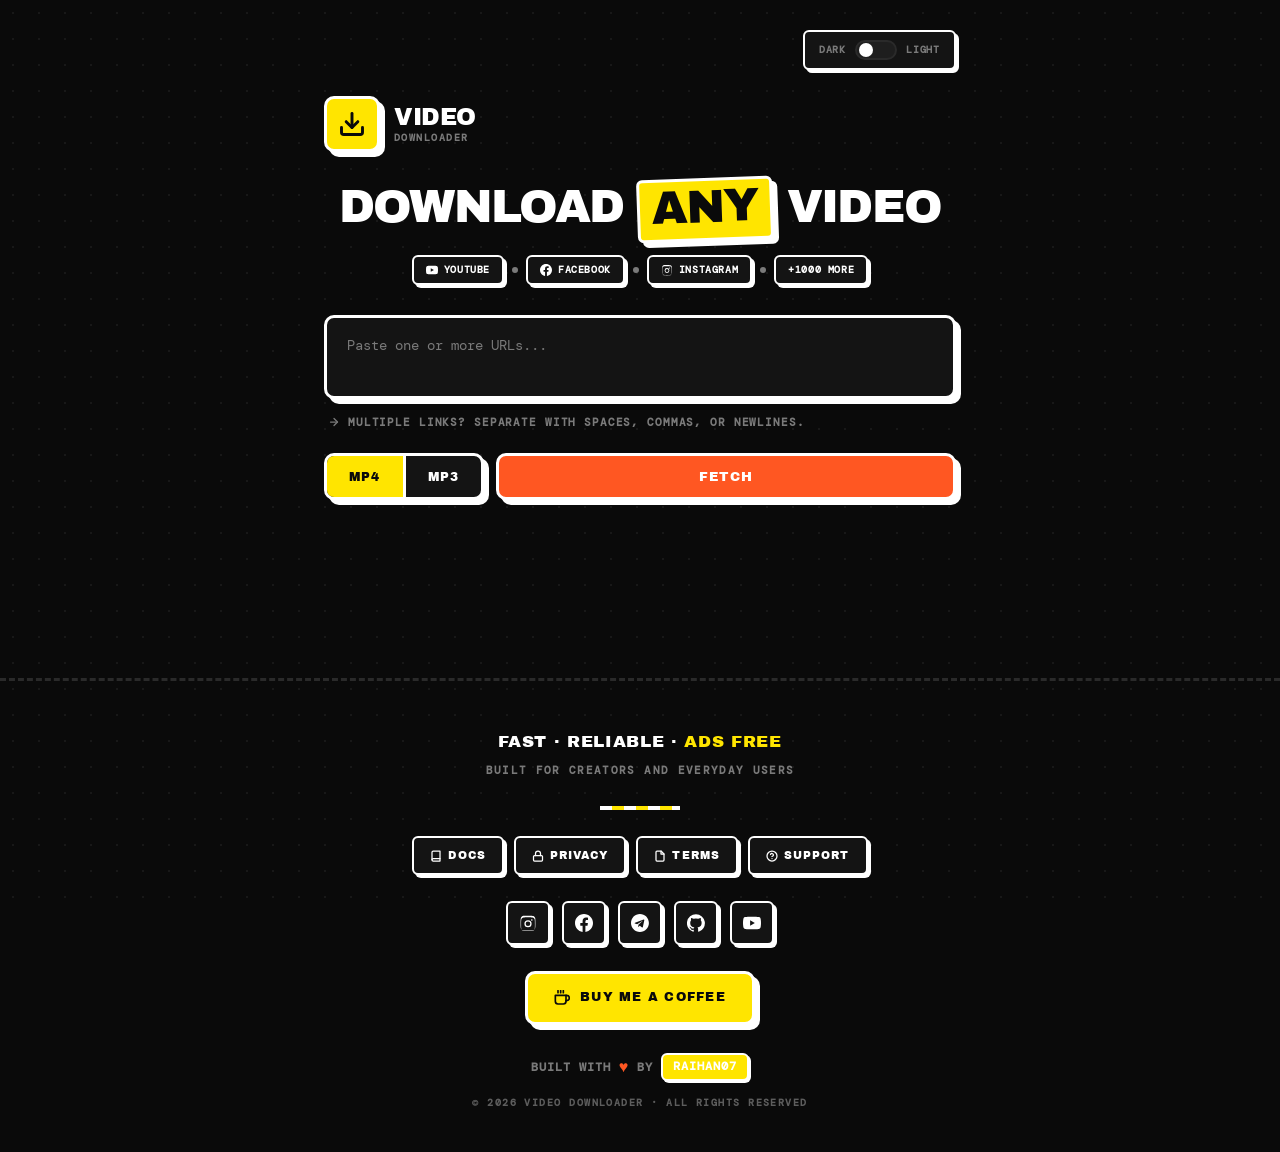
<file: templates/index.html>
<!DOCTYPE html>
<html lang="en">
<head>
  <meta charset="UTF-8">
  <meta name="viewport" content="width=device-width, initial-scale=1.0">
  <title>Video Downloader · Ads Free Media Downloader</title>
  <link rel="icon" type="image/png" href="/static/downloader.png">
  <link rel="apple-touch-icon" href="/static/downloader.png">
  <meta property="og:title" content="Video Downloader - Ads Free Media Downloader">
  <meta property="og:description" content="Download videos from YouTube, Facebook, Instagram and 1000+ platforms for free.">
  <meta property="og:type" content="website">
  <meta name="twitter:card" content="summary_large_image">
  <meta name="twitter:title" content="Video Downloader - Ads Free Media Downloader">
  <meta name="twitter:description" content="Download videos from any platform for free.">
  <link rel="preconnect" href="https://fonts.googleapis.com">
  <link rel="preconnect" href="https://fonts.gstatic.com" crossorigin>
  <link href="https://fonts.googleapis.com/css2?family=Archivo+Black&family=DM+Mono:wght@400;500;700&display=swap" rel="stylesheet">
  <style>
    :root {
      --bg: #0A0A0A;
      --paper: #141414;
      --ink: #FFFFFF;
      --muted: #7A7A7A;
      --soft: #1E1E1E;
      --border: #2A2A2A;
      --accent: #FFE500;
      --accent-2: #FF5722;
      --cyan: #00E5FF;
      --lime: #B4FF3A;
      --pink: #FF5C8A;
      --purple: #B78AFF;
      --success: #4ADE80;
      --error: #FF3B30;

      --b: 3px solid var(--ink);
      --b2: 2px solid var(--ink);
      --b3: 3px solid var(--border);

      --sh-sm: 3px 3px 0 var(--ink);
      --sh: 5px 5px 0 var(--ink);
      --sh-lg: 7px 7px 0 var(--ink);

      --r-sm: 6px;
      --r: 10px;
      --r-lg: 14px;
    }

    [data-theme="light"] {
      --bg: #FFF8E7;
      --paper: #FFFFFF;
      --ink: #0A0A0A;
      --muted: #6A6A6A;
      --soft: #F5EFE0;
      --border: #0A0A0A;
      --accent: #FFE500;
      --accent-2: #FF5722;
    }

    * { margin: 0; padding: 0; box-sizing: border-box; }

    html { scroll-behavior: smooth; }

    body {
      font-family: 'DM Mono', monospace;
      background: var(--bg);
      color: var(--ink);
      min-height: 100vh;
      overflow-x: hidden;
      -webkit-font-smoothing: antialiased;
      -moz-osx-font-smoothing: grayscale;
      font-size: 15px;
      line-height: 1.6;
      transition: background 0.3s, color 0.3s;
    }

    body::before {
      content: '';
      position: fixed;
      inset: 0;
      z-index: 0;
      pointer-events: none;
      background-image: radial-gradient(var(--ink) 1px, transparent 1px);
      background-size: 26px 26px;
      opacity: 0.06;
    }

    ::selection { background: var(--accent); color: var(--bg); }

    ::-webkit-scrollbar { width: 14px; height: 14px; }
    ::-webkit-scrollbar-track {
      background: var(--bg);
      border-left: 2px solid var(--border);
    }
    ::-webkit-scrollbar-thumb {
      background: var(--ink);
      border: 3px solid var(--bg);
      border-radius: 0;
    }
    ::-webkit-scrollbar-thumb:hover { background: var(--accent); }

    .page {
      position: relative;
      z-index: 1;
      max-width: 680px;
      margin: 0 auto;
      padding: 30px 24px 60px;
    }

    .top-bar {
      display: flex;
      justify-content: flex-end;
      align-items: center;
      gap: 14px;
      margin-bottom: 26px;
    }

    .ui-switch {
      display: flex;
      align-items: center;
      gap: 9px;
      padding: 8px 14px;
      border: var(--b2);
      border-radius: var(--r-sm);
      background: var(--paper);
      box-shadow: var(--sh-sm);
    }
    .ui-switch input { display: none; }
    .ui-switch .slider {
      width: 42px;
      height: 20px;
      background: var(--soft);
      border: 2px solid var(--border);
      border-radius: 999px;
      position: relative;
      cursor: pointer;
      transition: background 0.25s;
    }
    .ui-switch .slider .circle {
      position: absolute;
      top: 50%;
      left: 2px;
      transform: translateY(-50%);
      width: 14px;
      height: 14px;
      background: var(--ink);
      border-radius: 50%;
      transition: left 0.2s cubic-bezier(.4,0,.2,1), background 0.25s;
    }
    .ui-switch input:checked + .slider .circle {
      left: calc(100% - 18px);
      background: var(--accent);
    }
    .ui-switch .label-text {
      font-family: 'DM Mono', monospace;
      font-size: 10px;
      font-weight: 700;
      letter-spacing: 0.08em;
      text-transform: uppercase;
      color: var(--muted);
    }
    .ui-switch input:checked ~ .label-text { color: var(--ink); }

    .brand-left {
      display: flex;
      align-items: center;
      gap: 14px;
      margin-bottom: 26px;
    }

    .brand-icon {
      width: 56px;
      height: 56px;
      display: grid;
      place-items: center;
      background: var(--accent);
      border: var(--b);
      border-radius: var(--r);
      box-shadow: var(--sh);
      color: var(--bg);
      flex-shrink: 0;
    }
    .brand-icon svg {
      width: 28px;
      height: 28px;
      stroke: currentColor;
      stroke-width: 2.5;
      fill: none;
    }

    .brand-text {
      font-family: 'Archivo Black', sans-serif;
      font-size: 1.5rem;
      line-height: 1;
      text-transform: uppercase;
      letter-spacing: -0.02em;
      color: var(--ink);
    }
    .brand-text span {
      display: block;
      font-family: 'DM Mono', monospace;
      font-size: 0.65rem;
      font-weight: 700;
      letter-spacing: 0.14em;
      color: var(--muted);
      margin-top: 4px;
    }

    .hero-center {
      text-align: center;
      margin-bottom: 30px;
    }
    .hero-center h1 {
      font-family: 'Archivo Black', sans-serif;
      font-size: clamp(2rem, 8vw, 2.9rem);
      font-weight: 400;
      line-height: 1.05;
      letter-spacing: -0.035em;
      text-transform: uppercase;
      color: var(--ink);
      margin-bottom: 14px;
    }
    .hero-center h1 em {
      font-style: normal;
      display: inline-block;
      padding: 2px 12px 6px;
      background: var(--accent);
      color: var(--bg);
      border: var(--b);
      border-radius: var(--r-sm);
      box-shadow: var(--sh);
      transform: rotate(-2deg);
    }

    .hero-sub {
      display: flex;
      align-items: center;
      justify-content: center;
      gap: 8px;
      flex-wrap: wrap;
      font-size: 0.75rem;
      font-weight: 700;
      letter-spacing: 0.08em;
      text-transform: uppercase;
      color: var(--muted);
    }
    .platform-badge {
      display: inline-flex;
      align-items: center;
      gap: 6px;
      padding: 5px 12px;
      border: var(--b2);
      border-radius: var(--r-sm);
      background: var(--paper);
      font-family: 'DM Mono', monospace;
      font-size: 10px;
      font-weight: 700;
      letter-spacing: 0.06em;
      color: var(--ink);
      box-shadow: var(--sh-sm);
    }
    .platform-badge svg {
      width: 12px;
      height: 12px;
      fill: currentColor;
    }
    .hero-sub .dot {
      width: 6px;
      height: 6px;
      background: var(--muted);
      border-radius: 50%;
    }

    textarea {
      width: 100%;
      padding: 18px 20px;
      border: var(--b);
      border-radius: var(--r);
      background: var(--paper);
      color: var(--ink);
      font-family: 'DM Mono', monospace;
      font-size: 0.9rem;
      font-weight: 500;
      outline: none;
      resize: none;
      min-height: 84px;
      box-shadow: var(--sh);
      transition: transform 0.12s cubic-bezier(.2,.9,.2,1),
                  box-shadow 0.12s cubic-bezier(.2,.9,.2,1),
                  background 0.12s;
      margin-bottom: 8px;
    }
    textarea::placeholder {
      color: var(--muted);
      font-weight: 400;
    }
    textarea:focus {
      box-shadow: 5px 5px 0 var(--accent-2);
    }

    .hint {
      display: flex;
      align-items: center;
      gap: 8px;
      font-size: 0.68rem;
      font-weight: 700;
      color: var(--muted);
      margin-bottom: 22px;
      letter-spacing: 0.08em;
      text-transform: uppercase;
      padding-left: 4px;
    }
    .hint svg {
      width: 12px;
      height: 12px;
      stroke: currentColor;
      stroke-width: 2.5;
      fill: none;
    }

    .controls {
      display: flex;
      gap: 12px;
      margin-bottom: 6px;
      align-items: stretch;
    }

    .pill-group {
      display: flex;
      border: var(--b);
      border-radius: var(--r);
      overflow: hidden;
      background: var(--paper);
      box-shadow: var(--sh);
    }

    .pill {
      padding: 13px 22px;
      border: none;
      border-right: var(--b);
      background: transparent;
      color: var(--ink);
      font-family: 'Archivo Black', sans-serif;
      font-size: 0.76rem;
      font-weight: 400;
      cursor: pointer;
      letter-spacing: 0.1em;
      text-transform: uppercase;
      transition: background 0.12s, color 0.12s;
    }
    .pill:last-child { border-right: none; }
    .pill.active { background: var(--accent); color: var(--bg); }
    .pill:not(.active):hover { background: var(--soft); }

    .fetch-btn {
      flex: 1;
      padding: 13px 22px;
      border: var(--b);
      border-radius: var(--r);
      background: var(--accent-2);
      color: var(--ink);
      font-family: 'Archivo Black', sans-serif;
      font-size: 0.82rem;
      font-weight: 400;
      cursor: pointer;
      letter-spacing: 0.1em;
      text-transform: uppercase;
      box-shadow: var(--sh);
      transition: transform 0.12s cubic-bezier(.2,.9,.2,1),
                  box-shadow 0.12s cubic-bezier(.2,.9,.2,1),
                  background 0.12s;
    }
    .fetch-btn:hover {
      background: #FF7A45;
      transform: translate(2px, 2px);
      box-shadow: 3px 3px 0 var(--ink);
    }
    .fetch-btn:active {
      transform: translate(5px, 5px);
      box-shadow: 0 0 0 var(--ink);
    }
    .fetch-btn:disabled {
      opacity: 0.55;
      cursor: not-allowed;
      transform: none;
      box-shadow: var(--sh);
    }

    .cards { margin-top: 28px; }

    .result-card {
      border: var(--b);
      border-radius: var(--r-lg);
      background: var(--paper);
      padding: 18px;
      margin-bottom: 16px;
      box-shadow: var(--sh-lg);
      transition: transform 0.14s cubic-bezier(.2,.9,.2,1),
                  box-shadow 0.14s cubic-bezier(.2,.9,.2,1);
      animation: slideUp 0.4s cubic-bezier(0.16, 1, 0.3, 1);
    }
    .result-card:hover {
      transform: translate(2px, 2px);
      box-shadow: 5px 5px 0 var(--ink);
    }
    @keyframes slideUp {
      from { opacity: 0; transform: translateY(14px); }
      to   { opacity: 1; transform: translateY(0); }
    }

    .result-card .top {
      display: flex;
      gap: 14px;
    }

    .result-card .thumb {
      width: 130px;
      min-width: 130px;
      height: 90px;
      border-radius: var(--r-sm);
      border: var(--b2);
      background: var(--soft);
      overflow: hidden;
      display: flex;
      align-items: center;
      justify-content: center;
      flex-shrink: 0;
    }
    .result-card .thumb img {
      width: 100%;
      height: 100%;
      object-fit: cover;
      display: block;
    }
    .result-card .thumb .no-thumb {
      color: var(--muted);
    }
    .result-card .thumb .no-thumb svg {
      width: 34px;
      height: 34px;
      stroke: currentColor;
      stroke-width: 2.5;
      fill: none;
    }

    .result-card .info {
      flex: 1;
      min-width: 0;
      display: flex;
      flex-direction: column;
      justify-content: center;
    }
    .result-card .title {
      font-family: 'Archivo Black', sans-serif;
      font-size: 0.98rem;
      font-weight: 400;
      color: var(--ink);
      margin-bottom: 8px;
      overflow: hidden;
      text-overflow: ellipsis;
      white-space: nowrap;
      letter-spacing: -0.01em;
      line-height: 1.2;
    }
    .result-card .meta {
      display: flex;
      gap: 6px;
      flex-wrap: wrap;
    }
    .result-card .meta span {
      display: inline-flex;
      align-items: center;
      gap: 5px;
      padding: 4px 10px;
      background: var(--soft);
      border: 2px solid var(--border);
      border-radius: var(--r-sm);
      font-family: 'DM Mono', monospace;
      font-size: 10px;
      font-weight: 700;
      letter-spacing: 0.06em;
      text-transform: uppercase;
      color: var(--muted);
    }
    .result-card .meta span svg {
      width: 11px;
      height: 11px;
      stroke: currentColor;
      stroke-width: 2.5;
      fill: none;
    }

    .result-card .bottom {
      border-top: var(--b2);
      padding-top: 14px;
      margin-top: 16px;
    }

    .q-label {
      display: flex;
      align-items: center;
      gap: 8px;
      margin-bottom: 12px;
      font-family: 'DM Mono', monospace;
      font-size: 10.5px;
      font-weight: 700;
      letter-spacing: 0.12em;
      text-transform: uppercase;
      color: var(--muted);
    }
    .q-label svg {
      width: 13px;
      height: 13px;
      stroke: currentColor;
      stroke-width: 2.5;
      fill: none;
    }

    .q-grid {
      display: grid;
      grid-template-columns: 1fr 1fr;
      gap: 8px;
    }

    .q-item {
      display: flex;
      align-items: center;
      justify-content: space-between;
      gap: 8px;
      padding: 10px 12px;
      border: var(--b2);
      border-radius: var(--r-sm);
      background: var(--paper);
      cursor: pointer;
      box-shadow: var(--sh-sm);
      transition: transform 0.1s cubic-bezier(.2,.9,.2,1),
                  box-shadow 0.1s cubic-bezier(.2,.9,.2,1),
                  background 0.12s, border-color 0.12s;
      min-height: 48px;
      position: relative;
    }
    .q-item:hover {
      background: var(--soft);
      transform: translate(1px, 1px);
      box-shadow: 2px 2px 0 var(--ink);
    }
    .q-item.active {
      background: var(--accent);
      color: var(--bg);
    }
    .q-item.active .quality,
    .q-item.active .size,
    .q-item.active .icon svg { color: var(--bg); }

    .q-item .left {
      display: flex;
      align-items: center;
      gap: 8px;
      min-width: 0;
      flex: 1;
    }
    .q-item .icon {
      display: flex;
      align-items: center;
      flex-shrink: 0;
    }
    .q-item .icon svg {
      width: 14px;
      height: 14px;
      stroke: currentColor;
      stroke-width: 2.5;
      fill: none;
      color: var(--muted);
      transition: color 0.12s;
    }
    .q-item .quality {
      font-family: 'Archivo Black', sans-serif;
      font-size: 0.72rem;
      font-weight: 400;
      letter-spacing: 0.04em;
      text-transform: uppercase;
      color: var(--ink);
      overflow: hidden;
      text-overflow: ellipsis;
      white-space: nowrap;
    }
    .q-item .size {
      font-family: 'DM Mono', monospace;
      font-size: 10px;
      font-weight: 700;
      color: var(--muted);
      flex-shrink: 0;
    }

    .q-item .ring-container {
      position: relative;
      width: 22px;
      height: 22px;
      display: flex;
      align-items: center;
      justify-content: center;
      flex-shrink: 0;
    }
    .q-item .ring-container svg {
      position: absolute;
      inset: 0;
      width: 22px;
      height: 22px;
      transform: rotate(-90deg);
      color: var(--ink);
    }
    .q-item .ring-bg {
      fill: none;
      stroke: var(--border);
      stroke-width: 2.5;
    }
    .q-item .ring-progress {
      fill: none;
      stroke: var(--ink);
      stroke-width: 2.5;
      stroke-linecap: round;
      stroke-dasharray: 62.8;
      stroke-dashoffset: 62.8;
      transition: stroke-dashoffset 0.5s ease, stroke 0.2s;
    }
    .q-item .ring-progress.done { stroke: var(--success); }
    .q-item .ring-progress.error { stroke: var(--error); }
    .q-item .dl-icon {
      display: flex;
      align-items: center;
      justify-content: center;
      z-index: 1;
      color: var(--ink);
    }
    .q-item .dl-icon svg {
      width: 11px;
      height: 11px;
      stroke: currentColor;
      stroke-width: 3;
      fill: none;
    }
    .q-item.downloading .ring-progress {
      stroke-dashoffset: 12;
      animation: ringPulse 1s ease-in-out infinite;
    }
    @keyframes ringPulse {
      0%, 100% { opacity: 0.7; }
      50% { opacity: 1; }
    }
    .q-item.done {
      border-color: var(--success);
      background: rgba(74, 222, 128, 0.08);
    }
    .q-item.done .ring-progress {
      stroke-dashoffset: 0;
      stroke: var(--success);
    }
    .q-item.done .dl-icon svg { stroke: var(--success); }
    .q-item.error {
      border-color: var(--error);
      background: rgba(255, 59, 48, 0.08);
    }
    .q-item.error .ring-progress {
      stroke-dashoffset: 25;
      stroke: var(--error);
    }
    .q-item.error .dl-icon svg { stroke: var(--error); }

    .result-card.card-error {
      border-color: var(--error);
      background: rgba(255, 59, 48, 0.03);
    }
    .result-card.card-error .thumb {
      background: var(--error);
      border-color: var(--error);
      color: var(--paper);
    }
    .result-card .card-error-msg {
      font-family: 'DM Mono', monospace;
      font-size: 11.5px;
      font-weight: 700;
      color: var(--error);
      margin-top: 4px;
      line-height: 1.4;
      text-transform: uppercase;
      letter-spacing: 0.03em;
    }
    .result-card .card-error-url {
      font-family: 'DM Mono', monospace;
      font-size: 10px;
      color: var(--muted);
      word-break: break-all;
      margin-top: 6px;
    }

    .sk-thumb {
      background: repeating-linear-gradient(
        -45deg,
        #1A1A1A 0, #1A1A1A 10px,
        #2A2A2A 10px, #2A2A2A 20px
      );
      background-size: 32px 32px;
      animation: stripeSlide 0.8s linear infinite;
    }
    .sk-line {
      height: 14px;
      border-radius: 4px;
      margin-bottom: 8px;
      background: repeating-linear-gradient(
        -45deg,
        #1A1A1A 0, #1A1A1A 10px,
        #2A2A2A 10px, #2A2A2A 20px
      );
      background-size: 32px 32px;
      animation: stripeSlide 0.8s linear infinite;
    }
    .sk-line.w70 { width: 70%; }
    .sk-line.w40 { width: 40%; height: 12px; }
    @keyframes stripeSlide {
      to { background-position: 32px 0; }
    }

    .dl-all-bar {
      margin-top: 20px;
    }
    .dl-all-btn {
      width: 100%;
      padding: 16px;
      border: var(--b);
      border-radius: var(--r);
      background: var(--ink);
      color: var(--bg);
      font-family: 'Archivo Black', sans-serif;
      font-size: 0.88rem;
      font-weight: 400;
      cursor: pointer;
      letter-spacing: 0.12em;
      text-transform: uppercase;
      box-shadow: 5px 5px 0 var(--accent-2);
      transition: transform 0.12s cubic-bezier(.2,.9,.2,1),
                  box-shadow 0.12s cubic-bezier(.2,.9,.2,1);
    }
    .dl-all-btn:hover {
      transform: translate(2px, 2px);
      box-shadow: 3px 3px 0 var(--accent-2);
    }
    .dl-all-btn:active {
      transform: translate(5px, 5px);
      box-shadow: 0 0 0 var(--accent-2);
    }
    .dl-all-btn:disabled {
      opacity: 0.5;
      cursor: not-allowed;
      transform: none;
      box-shadow: 5px 5px 0 var(--accent-2);
    }

    .footer {
      position: relative;
      z-index: 1;
      margin-top: 90px;
      padding: 48px 24px 40px;
      border-top: 3px dashed var(--border);
    }

    .footer-inner {
      max-width: 680px;
      margin: 0 auto;
      text-align: center;
    }

    .footer-tagline {
      font-family: 'Archivo Black', sans-serif;
      font-size: 1.05rem;
      letter-spacing: 0.04em;
      text-transform: uppercase;
      color: var(--ink);
      margin-bottom: 6px;
    }
    .footer-tagline span {
      color: var(--accent);
    }

    .footer-sub {
      font-family: 'DM Mono', monospace;
      font-size: 0.7rem;
      font-weight: 700;
      letter-spacing: 0.12em;
      text-transform: uppercase;
      color: var(--muted);
      margin-bottom: 26px;
    }

    .footer-divider {
      width: 80px;
      height: 4px;
      margin: 0 auto 26px;
      background: repeating-linear-gradient(
        90deg,
        var(--ink) 0, var(--ink) 12px,
        var(--accent) 12px, var(--accent) 24px
      );
      border-radius: 0;
    }

    .footer-links {
      display: flex;
      justify-content: center;
      gap: 10px;
      flex-wrap: wrap;
      margin-bottom: 26px;
    }

    .footer-links a {
      display: inline-flex;
      align-items: center;
      gap: 6px;
      padding: 9px 16px;
      border: var(--b2);
      border-radius: var(--r-sm);
      background: var(--paper);
      color: var(--ink);
      font-family: 'Archivo Black', sans-serif;
      font-size: 0.68rem;
      font-weight: 400;
      letter-spacing: 0.1em;
      text-transform: uppercase;
      text-decoration: none;
      box-shadow: var(--sh-sm);
      cursor: pointer;
      transition: transform 0.1s cubic-bezier(.2,.9,.2,1),
                  box-shadow 0.1s cubic-bezier(.2,.9,.2,1),
                  background 0.12s;
    }
    .footer-links a:hover {
      background: var(--accent);
      color: var(--bg);
      transform: translate(2px, 2px);
      box-shadow: 1px 1px 0 var(--ink);
    }

    .footer-social {
      display: flex;
      justify-content: center;
      gap: 12px;
      flex-wrap: wrap;
      margin-bottom: 26px;
    }

    .footer-social a {
      width: 44px;
      height: 44px;
      display: grid;
      place-items: center;
      border: var(--b2);
      border-radius: var(--r-sm);
      background: var(--paper);
      color: var(--ink);
      text-decoration: none;
      box-shadow: var(--sh-sm);
      transition: transform 0.1s cubic-bezier(.2,.9,.2,1),
                  box-shadow 0.1s cubic-bezier(.2,.9,.2,1),
                  background 0.15s, color 0.15s, border-color 0.15s;
    }
    .footer-social a svg {
      width: 18px;
      height: 18px;
      fill: currentColor;
      stroke: none;
    }
    .footer-social a:hover {
      transform: translate(2px, 2px);
      box-shadow: 1px 1px 0 var(--ink);
    }
    .footer-social .ig:hover { background: #E4405F; color: #FFF; border-color: #E4405F; }
    .footer-social .fb:hover { background: #1877F2; color: #FFF; border-color: #1877F2; }
    .footer-social .tg:hover { background: #26A5E4; color: #FFF; border-color: #26A5E4; }
    .footer-social .gh:hover { background: #FFFFFF; color: #0A0A0A; border-color: #FFFFFF; }
    .footer-social .yt:hover { background: #FF0000; color: #FFF; border-color: #FF0000; }

    .coffee-btn {
      display: inline-flex;
      align-items: center;
      gap: 10px;
      padding: 14px 26px;
      border: var(--b);
      border-radius: var(--r);
      background: var(--accent);
      color: var(--bg);
      font-family: 'Archivo Black', sans-serif;
      font-size: 0.78rem;
      font-weight: 400;
      letter-spacing: 0.1em;
      text-transform: uppercase;
      text-decoration: none;
      box-shadow: 5px 5px 0 var(--ink);
      cursor: pointer;
      transition: transform 0.12s cubic-bezier(.2,.9,.2,1),
                  box-shadow 0.12s cubic-bezier(.2,.9,.2,1),
                  background 0.12s;
      margin-bottom: 28px;
    }
    .coffee-btn svg {
      width: 16px;
      height: 16px;
      stroke: currentColor;
      stroke-width: 2.5;
      fill: none;
    }
    .coffee-btn:hover {
      background: var(--lime);
      transform: translate(2px, 2px);
      box-shadow: 3px 3px 0 var(--ink);
    }
    .coffee-btn:active {
      transform: translate(5px, 5px);
      box-shadow: 0 0 0 var(--ink);
    }

    .footer-heart {
      font-family: 'DM Mono', monospace;
      font-size: 0.75rem;
      font-weight: 700;
      letter-spacing: 0.08em;
      text-transform: uppercase;
      color: var(--muted);
      margin-bottom: 10px;
      display: flex;
      align-items: center;
      justify-content: center;
      gap: 8px;
      flex-wrap: wrap;
    }
    .footer-heart .heart {
      display: inline-block;
      color: var(--accent-2);
      animation: pulseHeart 1.6s ease-in-out infinite;
      font-size: 1rem;
      line-height: 1;
    }
    @keyframes pulseHeart {
      0%, 100% { transform: scale(1); }
      50% { transform: scale(1.25); }
    }
    .footer-heart .name {
      color: var(--ink);
      background: var(--accent);
      padding: 2px 10px 3px;
      border: var(--b2);
      border-radius: var(--r-sm);
      box-shadow: 2px 2px 0 var(--ink);
    }

    .footer-bottom {
      font-family: 'DM Mono', monospace;
      font-size: 0.65rem;
      font-weight: 700;
      letter-spacing: 0.14em;
      text-transform: uppercase;
      color: var(--muted);
      opacity: 0.75;
      margin-top: 14px;
    }

    .modal-overlay {
      display: none;
      position: fixed;
      inset: 0;
      z-index: 1000;
      align-items: center;
      justify-content: center;
      padding: 20px;
      background: rgba(10, 10, 10, 0.85);
      backdrop-filter: blur(14px);
      -webkit-backdrop-filter: blur(14px);
    }
    .modal-overlay.active { display: flex; }

    .modal-box {
      position: relative;
      max-width: 560px;
      width: 100%;
      max-height: 82vh;
      overflow-y: auto;
      padding: 32px 28px;
      background: var(--paper);
      border: var(--b);
      border-radius: var(--r-lg);
      box-shadow: 10px 10px 0 var(--ink);
      animation: modalIn 0.25s cubic-bezier(.2,.9,.2,1);
    }
    @keyframes modalIn {
      from { opacity: 0; transform: translate(-6px, -6px); }
      to   { opacity: 1; transform: none; }
    }

    .modal-title {
      font-family: 'Archivo Black', sans-serif;
      font-size: 1.15rem;
      font-weight: 400;
      text-transform: uppercase;
      letter-spacing: -0.01em;
      color: var(--ink);
      margin-bottom: 6px;
    }
    .modal-sub {
      font-family: 'DM Mono', monospace;
      font-size: 0.7rem;
      font-weight: 700;
      letter-spacing: 0.1em;
      text-transform: uppercase;
      color: var(--muted);
      margin-bottom: 22px;
      padding-bottom: 18px;
      border-bottom: var(--b2);
    }
    .modal-body {
      font-family: 'DM Mono', monospace;
      font-size: 13px;
      line-height: 1.75;
      color: var(--ink);
    }
    .modal-body h4 {
      font-family: 'Archivo Black', sans-serif;
      font-size: 0.85rem;
      font-weight: 400;
      text-transform: uppercase;
      letter-spacing: 0.05em;
      color: var(--ink);
      margin-top: 18px;
      margin-bottom: 6px;
    }
    .modal-body h4:first-child { margin-top: 0; }
    .modal-body p {
      color: var(--muted);
      margin-bottom: 8px;
      font-size: 12.5px;
    }
    .modal-body pre {
      margin: 10px 0;
      padding: 14px 16px;
      background: var(--bg);
      border: var(--b2);
      border-radius: var(--r-sm);
      font-family: 'DM Mono', monospace;
      font-size: 11.5px;
      color: var(--accent);
      overflow-x: auto;
      line-height: 1.6;
    }
    .modal-close {
      margin-top: 24px;
      padding: 12px 26px;
      border: var(--b);
      border-radius: var(--r-sm);
      background: var(--accent);
      color: var(--bg);
      font-family: 'Archivo Black', sans-serif;
      font-size: 0.72rem;
      font-weight: 400;
      letter-spacing: 0.1em;
      text-transform: uppercase;
      cursor: pointer;
      box-shadow: var(--sh-sm);
      transition: transform 0.1s cubic-bezier(.2,.9,.2,1),
                  box-shadow 0.1s cubic-bezier(.2,.9,.2,1),
                  background 0.12s;
    }
    .modal-close:hover {
      background: var(--lime);
      transform: translate(2px, 2px);
      box-shadow: 1px 1px 0 var(--ink);
    }
    .modal-box::-webkit-scrollbar { width: 6px; }
    .modal-box::-webkit-scrollbar-track { background: var(--bg); }
    .modal-box::-webkit-scrollbar-thumb { background: var(--ink); border-radius: 0; }

    @media (max-width: 500px) {
      .page { padding: 20px 16px 40px; }
      .brand-icon { width: 48px; height: 48px; }
      .brand-icon svg { width: 24px; height: 24px; }
      .brand-text { font-size: 1.15rem; }
      .hero-center h1 { font-size: clamp(1.6rem, 7vw, 2.2rem); }
      .controls { flex-wrap: wrap; }
      .fetch-btn { width: 100%; flex: 0 0 100%; }
      .result-card .top { flex-direction: column; gap: 12px; }
      .result-card .thumb { width: 100%; min-width: unset; height: 160px; }
      .result-card .title { white-space: normal; }
      .q-grid { grid-template-columns: 1fr; }
      .footer-social a { width: 40px; height: 40px; }
      .footer-social a svg { width: 16px; height: 16px; }
      .footer { padding: 36px 16px 30px; }
    }

    @media (prefers-reduced-motion: reduce) {
      *, *::before, *::after {
        animation-duration: 0.001ms !important;
        animation-iteration-count: 1 !important;
        transition-duration: 0.001ms !important;
        scroll-behavior: auto !important;
      }
    }
  </style>
</head>
<body>

  <div class="page">

    <div class="top-bar">
      <label class="ui-switch" title="Toggle theme">
        <span class="label-text">Dark</span>
        <input type="checkbox" id="themeToggle" checked>
        <span class="slider"><span class="circle"></span></span>
        <span class="label-text">Light</span>
      </label>
    </div>

    <div class="brand-left">
      <div class="brand-icon">
        <svg viewBox="0 0 24 24" stroke-linecap="round" stroke-linejoin="round"><path d="M21 15v4a2 2 0 0 1-2 2H5a2 2 0 0 1-2-2v-4"/><polyline points="7 10 12 15 17 10"/><line x1="12" y1="15" x2="12" y2="3"/></svg>
      </div>
      <div class="brand-text">
        Video<span>Downloader</span>
      </div>
    </div>

    <div class="hero-center">
      <h1>Download <em>Any</em> Video</h1>
      <div class="hero-sub">
        <span class="platform-badge">
          <svg viewBox="0 0 24 24"><path d="M23.5 6.2a3 3 0 0 0-2.1-2.1C19.5 3.6 12 3.6 12 3.6s-7.5 0-9.4.5A3 3 0 0 0 .5 6.2 31.4 31.4 0 0 0 0 12a31.4 31.4 0 0 0 .5 5.8 3 3 0 0 0 2.1 2.1c1.9.5 9.4.5 9.4.5s7.5 0 9.4-.5a3 3 0 0 0 2.1-2.1A31.4 31.4 0 0 0 24 12a31.4 31.4 0 0 0-.5-5.8zM9.5 15.6V8.4L15.8 12z"/></svg>
          YouTube
        </span>
        <span class="dot"></span>
        <span class="platform-badge">
          <svg viewBox="0 0 24 24"><path d="M24 12.07C24 5.4 18.63 0 12 0S0 5.4 0 12.07C0 18.1 4.39 23.1 10.13 24v-8.44H7.08v-3.49h3.05V9.41c0-3.02 1.79-4.69 4.53-4.69 1.31 0 2.69.24 2.69.24v2.97h-1.52c-1.49 0-1.96.93-1.96 1.89v2.25h3.33l-.53 3.49h-2.8V24C19.61 23.1 24 18.1 24 12.07z"/></svg>
          Facebook
        </span>
        <span class="dot"></span>
        <span class="platform-badge">
          <svg viewBox="0 0 24 24"><path d="M12 2.2c3.2 0 3.6 0 4.9.1 1.2.1 1.8.3 2.2.4.6.2 1 .5 1.4.9.4.4.7.8.9 1.4.2.4.4 1 .4 2.2.1 1.3.1 1.7.1 4.9s0 3.6-.1 4.9c-.1 1.2-.3 1.8-.4 2.2-.2.6-.5 1-.9 1.4-.4.4-.8.7-1.4.9-.4.2-1 .4-2.2.4-1.3.1-1.7.1-4.9.1s-3.6 0-4.9-.1c-1.2-.1-1.8-.3-2.2-.4-.6-.2-1-.5-1.4-.9-.4-.4-.7-.8-.9-1.4-.2-.4-.4-1-.4-2.2C2.2 15.6 2.2 15.2 2.2 12s0-3.6.1-4.9c.1-1.2.3-1.8.4-2.2.2-.6.5-1 .9-1.4.4-.4.8-.7 1.4-.9.4-.2 1-.4 2.2-.4C8.4 2.2 8.8 2.2 12 2.2zm0 2.2c-3.1 0-3.5 0-4.7.1-1.1.1-1.7.2-2.1.4-.5.2-.9.4-1.2.7-.4.4-.6.7-.7 1.2-.2.4-.3 1-.4 2.1-.1 1.2-.1 1.6-.1 4.7s0 3.5.1 4.7c.1 1.1.2 1.7.4 2.1.2.5.4.9.7 1.2.4.4.7.6 1.2.7.4.2 1 .3 2.1.4 1.2.1 1.6.1 4.7.1s3.5 0 4.7-.1c1.1-.1 1.7-.2 2.1-.4.5-.2.9-.4 1.2-.7.4-.4.6-.7.7-1.2.2-.4.3-1 .4-2.1.1-1.2.1-1.6.1-4.7s0-3.5-.1-4.7c-.1-1.1-.2-1.7-.4-2.1-.2-.5-.4-.9-.7-1.2-.4-.4-.7-.6-1.2-.7-.4-.2-1-.3-2.1-.4-1.2-.1-1.6-.1-4.7-.1zm0 3.8a4.8 4.8 0 1 1 0 9.6 4.8 4.8 0 0 1 0-9.6zm0 7.9a3.1 3.1 0 1 0 0-6.2 3.1 3.1 0 0 0 0 6.2zm6.2-8.1a1.1 1.1 0 1 1-2.2 0 1.1 1.1 0 0 1 2.2 0z"/></svg>
          Instagram
        </span>
        <span class="dot"></span>
        <span class="platform-badge">+1000 more</span>
      </div>
    </div>

    <textarea id="urls" placeholder="Paste one or more URLs..." rows="2"></textarea>
    <p class="hint">
      <svg viewBox="0 0 24 24" stroke-linecap="round" stroke-linejoin="round"><path d="M5 12h14"/><path d="m12 5 7 7-7 7"/></svg>
      Multiple links? Separate with spaces, commas, or newlines.
    </p>

    <div class="controls">
      <div class="pill-group">
        <button class="pill active" data-format="video" onclick="setFormat(this)">MP4</button>
        <button class="pill" data-format="audio" onclick="setFormat(this)">MP3</button>
      </div>
      <button class="fetch-btn" id="goBtn" onclick="go()">Fetch</button>
    </div>

    <div id="cards" class="cards"></div>

  </div>

  <footer class="footer">
    <div class="footer-inner">

      <div class="footer-tagline">Fast · Reliable · <span>Ads Free</span></div>
      <div class="footer-sub">Built for creators and everyday users</div>

      <div class="footer-divider"></div>

      <div class="footer-links">
        <a onclick="openModal('docs')">
          <svg viewBox="0 0 24 24" width="12" height="12" fill="none" stroke="currentColor" stroke-width="2.5" stroke-linecap="round" stroke-linejoin="round"><path d="M4 19.5A2.5 2.5 0 0 1 6.5 17H20"/><path d="M6.5 2H20v20H6.5A2.5 2.5 0 0 1 4 19.5v-15A2.5 2.5 0 0 1 6.5 2z"/></svg>
          Docs
        </a>
        <a onclick="openModal('privacy')">
          <svg viewBox="0 0 24 24" width="12" height="12" fill="none" stroke="currentColor" stroke-width="2.5" stroke-linecap="round" stroke-linejoin="round"><rect x="3" y="11" width="18" height="11" rx="2"/><path d="M7 11V7a5 5 0 0 1 10 0v4"/></svg>
          Privacy
        </a>
        <a onclick="openModal('terms')">
          <svg viewBox="0 0 24 24" width="12" height="12" fill="none" stroke="currentColor" stroke-width="2.5" stroke-linecap="round" stroke-linejoin="round"><path d="M14 2H6a2 2 0 0 0-2 2v16a2 2 0 0 0 2 2h12a2 2 0 0 0 2-2V8z"/><polyline points="14 2 14 8 20 8"/></svg>
          Terms
        </a>
        <a onclick="openModal('support')">
          <svg viewBox="0 0 24 24" width="12" height="12" fill="none" stroke="currentColor" stroke-width="2.5" stroke-linecap="round" stroke-linejoin="round"><circle cx="12" cy="12" r="10"/><path d="M9.09 9a3 3 0 0 1 5.83 1c0 2-3 3-3 3"/><path d="M12 17h.01"/></svg>
          Support
        </a>
      </div>

      <div class="footer-social">
        <a href="https://instagram.com/raihan_rifat007" target="_blank" rel="noopener noreferrer" class="ig" aria-label="Instagram">
          <svg viewBox="0 0 24 24"><path d="M12 2.2c3.2 0 3.6 0 4.9.1 1.2.1 1.8.3 2.2.4.6.2 1 .5 1.4.9.4.4.7.8.9 1.4.2.4.4 1 .4 2.2.1 1.3.1 1.7.1 4.9s0 3.6-.1 4.9c-.1 1.2-.3 1.8-.4 2.2-.2.6-.5 1-.9 1.4-.4.4-.8.7-1.4.9-.4.2-1 .4-2.2.4-1.3.1-1.7.1-4.9.1s-3.6 0-4.9-.1c-1.2-.1-1.8-.3-2.2-.4-.6-.2-1-.5-1.4-.9-.4-.4-.7-.8-.9-1.4-.2-.4-.4-1-.4-2.2-.1-1.3-.1-1.7-.1-4.9s0-3.6.1-4.9c.1-1.2.3-1.8.4-2.2.2-.6.5-1 .9-1.4.4-.4.8-.7 1.4-.9.4-.2 1-.4 2.2-.4 1.3-.1 1.7-.1 4.9-.1zm0 2.2c-3.1 0-3.5 0-4.7.1-1.1.1-1.7.2-2.1.4-.5.2-.9.4-1.2.7-.4.4-.6.7-.7 1.2-.2.4-.3 1-.4 2.1-.1 1.2-.1 1.6-.1 4.7s0 3.5.1 4.7c.1 1.1.2 1.7.4 2.1.2.5.4.9.7 1.2.4.4.7.6 1.2.7.4.2 1 .3 2.1.4 1.2.1 1.6.1 4.7.1s3.5 0 4.7-.1c1.1-.1 1.7-.2 2.1-.4.5-.2.9-.4 1.2-.7.4-.4.6-.7.7-1.2.2-.4.3-1 .4-2.1.1-1.2.1-1.6.1-4.7s0-3.5-.1-4.7c-.1-1.1-.2-1.7-.4-2.1-.2-.5-.4-.9-.7-1.2-.4-.4-.7-.6-1.2-.7-.4-.2-1-.3-2.1-.4-1.2-.1-1.6-.1-4.7-.1zm0 3.8a4.8 4.8 0 1 1 0 9.6 4.8 4.8 0 0 1 0-9.6zm0 7.9a3.1 3.1 0 1 0 0-6.2 3.1 3.1 0 0 0 0 6.2zm6.2-8.1a1.1 1.1 0 1 1-2.2 0 1.1 1.1 0 0 1 2.2 0z"/></svg>
        </a>
        <a href="https://facebook.com/raihan_rifat007" target="_blank" rel="noopener noreferrer" class="fb" aria-label="Facebook">
          <svg viewBox="0 0 24 24"><path d="M24 12.07C24 5.4 18.63 0 12 0S0 5.4 0 12.07C0 18.1 4.39 23.1 10.13 24v-8.44H7.08v-3.49h3.05V9.41c0-3.02 1.79-4.69 4.53-4.69 1.31 0 2.69.24 2.69.24v2.97h-1.52c-1.49 0-1.96.93-1.96 1.89v2.25h3.33l-.53 3.49h-2.8V24C19.61 23.1 24 18.1 24 12.07z"/></svg>
        </a>
        <a href="https://t.me/raihan_rifat007" target="_blank" rel="noopener noreferrer" class="tg" aria-label="Telegram">
          <svg viewBox="0 0 24 24"><path d="M11.94 0C5.35 0 0 5.35 0 11.94c0 6.59 5.35 11.94 11.94 11.94 6.59 0 11.94-5.35 11.94-11.94C23.88 5.35 18.53 0 11.94 0zm5.86 8.16l-1.97 9.28c-.15.66-.54.82-1.09.51l-3.02-2.23-1.46 1.4c-.16.16-.3.3-.61.3l.21-3.06 5.55-5.01c.24-.21-.05-.33-.37-.12l-6.86 4.32-2.95-.92c-.64-.2-.65-.64.13-.95l11.53-4.44c.53-.2 1 .13.83 1.02z"/></svg>
        </a>
        <a href="https://github.com/raihan-rifat007" target="_blank" rel="noopener noreferrer" class="gh" aria-label="GitHub">
          <svg viewBox="0 0 24 24"><path d="M12 .3a12 12 0 0 0-3.8 23.4c.6.1.8-.3.8-.6v-2c-3.3.7-4-1.6-4-1.6-.6-1.4-1.4-1.8-1.4-1.8-1-.7.1-.7.1-.7 1.2.1 1.9 1.2 1.9 1.2 1 1.8 2.8 1.3 3.5 1 .1-.8.4-1.3.7-1.6-2.7-.3-5.5-1.3-5.5-6 0-1.3.5-2.4 1.2-3.2-.1-.3-.5-1.5.1-3.2 0 0 1-.3 3.3 1.2a11.5 11.5 0 0 1 6 0c2.3-1.5 3.3-1.2 3.3-1.2.6 1.7.2 2.9.1 3.2.8.8 1.2 1.9 1.2 3.2 0 4.7-2.8 5.7-5.5 6 .4.4.8 1.1.8 2.2v3.3c0 .3.2.7.8.6A12 12 0 0 0 12 .3z"/></svg>
        </a>
        <a href="https://youtube.com" target="_blank" rel="noopener noreferrer" class="yt" aria-label="YouTube">
          <svg viewBox="0 0 24 24"><path d="M23.5 6.2a3 3 0 0 0-2.1-2.1C19.5 3.6 12 3.6 12 3.6s-7.5 0-9.4.5A3 3 0 0 0 .5 6.2 31.4 31.4 0 0 0 0 12a31.4 31.4 0 0 0 .5 5.8 3 3 0 0 0 2.1 2.1c1.9.5 9.4.5 9.4.5s7.5 0 9.4-.5a3 3 0 0 0 2.1-2.1A31.4 31.4 0 0 0 24 12a31.4 31.4 0 0 0-.5-5.8zM9.5 15.6V8.4L15.8 12z"/></svg>
        </a>
      </div>

      <a href="https://ko-fi.com/raihan07" target="_blank" rel="noopener noreferrer" class="coffee-btn">
        <svg viewBox="0 0 24 24" stroke-linecap="round" stroke-linejoin="round"><path d="M18 8h1a4 4 0 0 1 0 8h-1"/><path d="M2 8h16v9a4 4 0 0 1-4 4H6a4 4 0 0 1-4-4V8z"/><line x1="6" y1="1" x2="6" y2="4"/><line x1="10" y1="1" x2="10" y2="4"/><line x1="14" y1="1" x2="14" y2="4"/></svg>
        Buy me a coffee
      </a>

      <div class="footer-heart">
        Built with
        <span class="heart">&hearts;</span>
        by
        <span class="name">raihan07</span>
      </div>

      <div class="footer-bottom">&copy; 2026 Video Downloader · All rights reserved</div>

    </div>
  </footer>

  <div class="modal-overlay" id="modalOverlay" onclick="closeModal(event)">
    <div class="modal-box" id="modalBox">
      <div id="modalContent"></div>
    </div>
  </div>

  <script>
    const toggleCheckbox = document.getElementById('themeToggle');

    function toggleTheme() {
      const isLight = toggleCheckbox.checked;
      document.documentElement.setAttribute('data-theme', isLight ? 'light' : 'dark');
      localStorage.setItem('theme', isLight ? 'light' : 'dark');
    }

    toggleCheckbox.addEventListener('change', toggleTheme);

    (function loadTheme() {
      const saved = localStorage.getItem('theme');
      if (saved === 'light') {
        toggleCheckbox.checked = true;
        document.documentElement.setAttribute('data-theme', 'light');
      } else {
        toggleCheckbox.checked = false;
        document.documentElement.setAttribute('data-theme', 'dark');
      }
    })();

    function openModal(type) {
      const overlay = document.getElementById('modalOverlay');
      const content = document.getElementById('modalContent');
      overlay.classList.add('active');

      const data = {
        docs: {
          title: 'API Documentation',
          sub: 'Video Downloader REST API',
          body: `
            <h4>POST /api/info</h4>
            <p>Fetch video metadata and available formats.</p>
            <pre>{ "title": "Video Title", "duration": 212, "uploader": "Channel", "formats": [ { "id": "137", "label": "1080p" } ] }</pre>
            <h4>POST /api/download</h4>
            <p>Start a download job. Returns a <code>job_id</code> for tracking.</p>
            <pre>{ "job_id": "a1b2c3d4e5" }</pre>
            <h4>GET /api/status/:job_id</h4>
            <p>Poll the job state. Possible values: <code>downloading</code>, <code>done</code>, <code>error</code>.</p>
            <h4>GET /api/file/:job_id</h4>
            <p>Stream the completed file as an attachment.</p>
          `
        },
        privacy: {
          title: 'Privacy Policy',
          sub: 'Your data is safe with us',
          body: `
            <h4>Data Collection</h4>
            <p>We do not collect, store, or share any personal data. All downloads are processed in real-time and no logs are kept.</p>
            <h4>Cookies</h4>
            <p>We only use essential local storage for the theme preference. No tracking or analytics cookies are used.</p>
            <h4>Third-Party Sharing</h4>
            <p>No data is shared with any third-party services.</p>
            <h4>Your Rights</h4>
            <p>You have the right to use this service anonymously. No account or registration is required.</p>
          `
        },
        terms: {
          title: 'Terms of Service',
          sub: 'Please read before using',
          body: `
            <h4>Acceptance</h4>
            <p>By using this service, you agree to these terms.</p>
            <h4>Fair Use</h4>
            <p>This tool is for personal and educational use only. Commercial use is prohibited.</p>
            <h4>Content Responsibility</h4>
            <p>Users are responsible for the content they download. We do not host or store any copyrighted material.</p>
            <h4>Service Availability</h4>
            <p>We aim for high uptime but do not guarantee uninterrupted service.</p>
            <h4>Changes</h4>
            <p>We reserve the right to update these terms at any time.</p>
          `
        },
        support: {
          title: 'Support',
          sub: 'Get help and contribute',
          body: `
            <h4>Report a bug</h4>
            <p>Found something broken? Open an issue on our GitHub repository.</p>
            <h4>Feature requests</h4>
            <p>Have a feature idea? Reach out on Telegram or GitHub discussions.</p>
            <h4>Community</h4>
            <p>Join the Telegram channel for updates, tips, and community support.</p>
            <h4>Donate</h4>
            <p>If this tool helps you, consider buying the maintainer a coffee.</p>
          `
        }
      };

      const d = data[type];
      content.innerHTML = `
        <div class="modal-title">${d.title}</div>
        <div class="modal-sub">${d.sub}</div>
        <div class="modal-body">${d.body}</div>
        <button class="modal-close" onclick="closeModal()">Close</button>
      `;
    }

    function closeModal(e) {
      if (e && e.target !== e.currentTarget) return;
      document.getElementById('modalOverlay').classList.remove('active');
    }

    document.addEventListener('keydown', (e) => {
      if (e.key === 'Escape') closeModal();
    });

    let currentFormat = 'video';
    let cardData = [];

    function setFormat(btn) {
      document.querySelectorAll('.pill').forEach(b => b.classList.remove('active'));
      btn.classList.add('active');
      currentFormat = btn.dataset.format;
    }

    function parseUrls(text) {
      return [...new Set(text.split(/[\s,]+/).map(u => u.trim()).filter(u => u.startsWith('http')))];
    }

    function fmtDur(s) {
      if (!s) return '';
      const m = Math.floor(s / 60);
      const sec = Math.floor(s % 60);
      return `${m}:${sec.toString().padStart(2, '0')}`;
    }

    function esc(s) {
      const d = document.createElement('div');
      d.textContent = s;
      return d.innerHTML;
    }

    function friendlyError(err) {
      if (err.includes('Unsupported URL')) return 'This URL is not supported';
      if (err.includes('Video unavailable')) return 'Video is unavailable or private';
      if (err.includes('Private video')) return 'This video is private';
      if (err.includes('HTTP Error 403')) return 'Access denied by the platform';
      if (err.includes('HTTP Error 404')) return 'Video not found';
      if (err.includes('copyright')) return 'Video blocked due to copyright';
      if (err.includes('geo')) return 'Video not available in your region';
      if (err.includes('timed out') || err.includes('Timed out')) return 'Request timed out — try again';
      if (err.includes('network') || err.includes('Network')) return 'Network error — check your connection';
      return err.length > 80 ? err.slice(0, 80) + '...' : err;
    }

    document.getElementById('urls').addEventListener('keydown', e => {
      if (e.key === 'Enter' && !e.shiftKey) { e.preventDefault(); go(); }
    });

    async function go() {
      const urls = parseUrls(document.getElementById('urls').value);
      if (!urls.length) return;

      const btn = document.getElementById('goBtn');
      const container = document.getElementById('cards');
      btn.disabled = true;
      btn.textContent = 'Loading...';
      container.innerHTML = '';
      cardData = [];

      for (let i = 0; i < urls.length; i++) {
        if (urls[i].includes('list=')) {
          try {
            const res = await fetch('/api/playlist', {
              method: 'POST',
              headers: { 'Content-Type': 'application/json' },
              body: JSON.stringify({ url: urls[i] }),
            });
            const data = await res.json();
            if (data.urls) {
              urls.splice(i, 1, ...data.urls);
            }
          } catch (_) {}
        }
      }

      for (let i = 0; i < urls.length; i++) {
        const url = urls[i];
        const idx = cardData.length;
        cardData.push({ url, status: 'loading' });
        renderCard(idx);

        try {
          const res = await fetch('/api/info', {
            method: 'POST',
            headers: { 'Content-Type': 'application/json' },
            body: JSON.stringify({ url }),
          });
          const data = await res.json();
          if (data.error) {
            cardData[idx] = { ...cardData[idx], status: 'info-error', error: data.error };
          } else {
            const formats = (data.formats || []).map(f => ({
              id: f.id || f.format_id || f.quality,
              label: f.label || f.quality || f.ext || 'Unknown',
              size: f.size || '',
              ext: f.ext || 'mp4'
            }));
            cardData[idx] = {
              ...cardData[idx],
              status: 'ready',
              title: data.title || '',
              thumbnail: data.thumbnail || '',
              duration: data.duration,
              uploader: data.uploader || '',
              formats: formats,
              selectedFormatId: formats.length ? formats[0].id : null,
              jobId: null,
              filename: null
            };
          }
        } catch (err) {
          cardData[idx] = { ...cardData[idx], status: 'info-error', error: err.message };
        }
        renderCard(idx);
      }

      if (cardData.filter(c => c.status === 'ready').length > 1) {
        renderDownloadAll();
      }

      btn.disabled = false;
      btn.textContent = 'Fetch';
    }

    function renderCard(idx) {
      const c = cardData[idx];
      let el = document.getElementById(`card-${idx}`);
      if (!el) {
        el = document.createElement('div');
        el.id = `card-${idx}`;
        el.className = 'result-card';
        document.getElementById('cards').appendChild(el);
      }

      if (c.status === 'loading') {
        el.className = 'result-card';
        el.innerHTML = `
          <div class="top">
            <div class="thumb sk-thumb"></div>
            <div class="info">
              <div class="sk-line w70"></div>
              <div class="sk-line w40"></div>
            </div>
          </div>
        `;
        return;
      }

      if (c.status === 'info-error') {
        el.className = 'result-card card-error';
        el.innerHTML = `
          <div class="top">
            <div class="thumb">
              <div class="no-thumb">
                <svg viewBox="0 0 24 24" stroke-linecap="round" stroke-linejoin="round"><circle cx="12" cy="12" r="10"/><line x1="15" y1="9" x2="9" y2="15"/><line x1="9" y1="9" x2="15" y2="15"/></svg>
              </div>
            </div>
            <div class="info">
              <div class="title" style="color:var(--error)">Could not fetch video</div>
              <div class="card-error-msg">${esc(friendlyError(c.error || ''))}</div>
              <div class="card-error-url">${esc(c.url)}</div>
            </div>
          </div>
        `;
        return;
      }

      el.className = 'result-card';
      const isAudio = currentFormat === 'audio';

      let thumbHtml;
      if (isAudio) {
        thumbHtml = `<div class="no-thumb"><svg viewBox="0 0 24 24" stroke-linecap="round" stroke-linejoin="round"><path d="M9 18V5l12-2v13"/><circle cx="6" cy="18" r="3"/><circle cx="18" cy="16" r="3"/></svg></div>`;
      } else if (c.thumbnail) {
        thumbHtml = `<img src="${c.thumbnail}" alt="">`;
      } else {
        thumbHtml = `<div class="no-thumb"><svg viewBox="0 0 24 24" stroke-linecap="round" stroke-linejoin="round"><rect x="2" y="2" width="20" height="20" rx="2"/><circle cx="8" cy="8" r="1.5"/><path d="m21 15-5-5L5 21"/></svg></div>`;
      }

      let metaParts = [];
      if (c.uploader) metaParts.push(`<span><svg viewBox="0 0 24 24" stroke-linecap="round" stroke-linejoin="round"><circle cx="12" cy="8" r="5"/><path d="M20 21a8 8 0 0 0-16 0"/></svg>${esc(c.uploader)}</span>`);
      if (c.duration) metaParts.push(`<span><svg viewBox="0 0 24 24" stroke-linecap="round" stroke-linejoin="round"><circle cx="12" cy="12" r="10"/><polyline points="12 6 12 12 16 14"/></svg>${fmtDur(c.duration)}</span>`);
      if (metaParts.length === 0) metaParts.push(`<span><svg viewBox="0 0 24 24" stroke-linecap="round" stroke-linejoin="round"><rect x="2" y="2" width="20" height="20" rx="2"/></svg>Media</span>`);

      let qGrid = '';
      if (c.formats && c.formats.length) {
        const items = c.formats.map(f => {
          const isActive = f.id === c.selectedFormatId;
          const sizeHtml = f.size ? `<span class="size">${esc(f.size)}</span>` : '';
          const iconPath = isAudio
            ? '<path d="M9 18V5l12-2v13"/><circle cx="6" cy="18" r="3"/><circle cx="18" cy="16" r="3"/>'
            : '<path d="m22 8-6 4 6 4V8Z"/><rect width="14" height="12" x="2" y="6" rx="2"/>';
          return `
            <div class="q-item${isActive ? ' active' : ' idle'}" data-idx="${idx}" data-fid="${esc(f.id)}" onclick="startDownload(${idx}, '${esc(f.id)}')">
              <div class="left">
                <span class="icon"><svg viewBox="0 0 24 24" stroke-linecap="round" stroke-linejoin="round">${iconPath}</svg></span>
                <span class="quality">${esc(f.label)}</span>
                ${sizeHtml}
              </div>
              <div class="ring-container">
                <svg viewBox="0 0 24 24">
                  <circle class="ring-bg" cx="12" cy="12" r="10"/>
                  <circle class="ring-progress" cx="12" cy="12" r="10"/>
                </svg>
                <span class="dl-icon">
                  <svg viewBox="0 0 24 24" stroke-linecap="round" stroke-linejoin="round"><line x1="12" y1="5" x2="12" y2="19"/><polyline points="19 12 12 19 5 12"/></svg>
                </span>
              </div>
            </div>
          `;
        }).join('');
        qGrid = `
          <div class="bottom">
            <div class="q-label">
              <svg viewBox="0 0 24 24" stroke-linecap="round" stroke-linejoin="round"><path d="M21 15v4a2 2 0 0 1-2 2H5a2 2 0 0 1-2-2v-4"/><polyline points="7 10 12 15 17 10"/><line x1="12" y1="15" x2="12" y2="3"/></svg>
              Click to download
            </div>
            <div class="q-grid">${items}</div>
          </div>
        `;
      } else {
        qGrid = `<div class="bottom"><div class="q-label" style="color:var(--muted);">No formats available</div></div>`;
      }

      el.innerHTML = `
        <div class="top">
          <div class="thumb">${thumbHtml}</div>
          <div class="info">
            <div class="title">${esc(c.title || 'Untitled')}</div>
            <div class="meta">${metaParts.join('')}</div>
          </div>
        </div>
        ${qGrid}
      `;
    }

    function renderDownloadAll() {
      const existing = document.getElementById('dl-all-bar');
      if (existing) existing.remove();

      const bar = document.createElement('div');
      bar.id = 'dl-all-bar';
      bar.className = 'dl-all-bar';
      bar.innerHTML = `<button class="dl-all-btn" onclick="dlAll()">Download All</button>`;
      document.getElementById('cards').appendChild(bar);
    }

    function getQItem(idx, fid) {
      const el = document.getElementById(`card-${idx}`);
      if (!el) return null;
      return el.querySelector(`.q-item[data-idx="${idx}"][data-fid="${fid}"]`);
    }

    function getRing(el) {
      if (!el) return null;
      return el.querySelector('.ring-progress');
    }

    function getIcon(el) {
      if (!el) return null;
      return el.querySelector('.dl-icon svg');
    }

    function resetQItem(el) {
      if (!el) return;
      el.classList.remove('downloading', 'done', 'error');
      el.classList.add('idle');
      const ring = getRing(el);
      if (ring) {
        ring.style.strokeDashoffset = '62.8';
        ring.classList.remove('done', 'error');
      }
      const icon = getIcon(el);
      if (icon) icon.innerHTML = '<line x1="12" y1="5" x2="12" y2="19"/><polyline points="19 12 12 19 5 12"/>';
    }

    function startDownload(idx, formatId) {
      const c = cardData[idx];
      if (!c || c.status !== 'ready') return;

      const el = getQItem(idx, formatId);
      if (!el || el.classList.contains('downloading')) return;

      const allItems = document.getElementById(`card-${idx}`)?.querySelectorAll('.q-item');
      if (allItems) {
        allItems.forEach(item => {
          if (item !== el) {
            resetQItem(item);
          }
        });
      }

      resetQItem(el);
      el.classList.remove('idle');
      el.classList.add('downloading');

      const ring = getRing(el);
      const icon = getIcon(el);
      if (ring) ring.style.strokeDashoffset = '12';
      if (icon) icon.innerHTML = '<line x1="12" y1="5" x2="12" y2="19"/><polyline points="19 12 12 19 5 12"/>';

      c.selectedFormatId = formatId;
      c.status = 'downloading';
      c.error = null;

      (async () => {
        try {
          const res = await fetch('/api/download', {
            method: 'POST',
            headers: { 'Content-Type': 'application/json' },
            body: JSON.stringify({
              url: c.url,
              format: currentFormat,
              format_id: formatId,
              title: c.title || '',
            }),
          });
          const data = await res.json();
          if (data.error) {
            c.status = 'error';
            c.error = data.error;
            el.classList.remove('downloading');
            el.classList.add('error');
            if (ring) { ring.style.strokeDashoffset = '25'; ring.classList.add('error'); }
            if (icon) icon.innerHTML = '<line x1="18" y1="6" x2="6" y2="18"/><line x1="6" y1="6" x2="18" y2="18"/>';
            return;
          }
          c.jobId = data.job_id;
          pollDownload(idx, formatId);
        } catch (err) {
          c.status = 'error';
          c.error = err.message;
          el.classList.remove('downloading');
          el.classList.add('error');
          if (ring) { ring.style.strokeDashoffset = '25'; ring.classList.add('error'); }
          if (icon) icon.innerHTML = '<line x1="18" y1="6" x2="6" y2="18"/><line x1="6" y1="6" x2="18" y2="18"/>';
        }
      })();
    }

    function pollDownload(idx, formatId) {
      const c = cardData[idx];
      const el = getQItem(idx, formatId);
      if (!el) return;

      const ring = getRing(el);
      const icon = getIcon(el);
      let progress = 0;

      const iv = setInterval(async () => {
        try {
          const res = await fetch(`/api/status/${c.jobId}`);
          const data = await res.json();

          if (data.status === 'done') {
            clearInterval(iv);
            c.status = 'done';
            c.filename = data.filename;

            if (el) {
              el.classList.remove('downloading');
              el.classList.add('done');
              if (ring) { ring.style.strokeDashoffset = '0'; ring.classList.add('done'); }
              if (icon) icon.innerHTML = '<polyline points="20 6 9 17 4 12"/>';
            }

            saveCard(idx);

            setTimeout(() => {
              if (el) {
                el.classList.remove('done');
                el.classList.add('idle');
                if (ring) { ring.style.strokeDashoffset = '62.8'; ring.classList.remove('done'); }
                if (icon) icon.innerHTML = '<line x1="12" y1="5" x2="12" y2="19"/><polyline points="19 12 12 19 5 12"/>';
              }
            }, 3000);
          } else if (data.status === 'error') {
            clearInterval(iv);
            c.status = 'error';
            c.error = data.error;

            if (el) {
              el.classList.remove('downloading');
              el.classList.add('error');
              if (ring) { ring.style.strokeDashoffset = '25'; ring.classList.add('error'); }
              if (icon) icon.innerHTML = '<line x1="18" y1="6" x2="6" y2="18"/><line x1="6" y1="6" x2="18" y2="18"/>';
            }
          } else {
            progress += Math.random() * 4 + 1;
            if (progress > 90) progress = 90;
            const offset = 62.8 - (62.8 * progress / 100);
            if (ring) ring.style.strokeDashoffset = offset;
          }
        } catch {
          clearInterval(iv);
          c.status = 'error';
          c.error = 'Lost connection to server';

          if (el) {
            el.classList.remove('downloading');
            el.classList.add('error');
            if (ring) { ring.style.strokeDashoffset = '25'; ring.classList.add('error'); }
            if (icon) icon.innerHTML = '<line x1="18" y1="6" x2="6" y2="18"/><line x1="6" y1="6" x2="18" y2="18"/>';
          }
        }
      }, 600);
    }

    function saveCard(idx) {
      const c = cardData[idx];
      if (!c.jobId) return;
      const a = document.createElement('a');
      a.href = `/api/file/${c.jobId}`;
      a.download = c.filename || '';
      a.click();
    }

    async function dlAll() {
      const btn = document.querySelector('.dl-all-btn');
      if (btn) { btn.disabled = true; btn.textContent = 'Downloading...'; }

      for (let i = 0; i < cardData.length; i++) {
        if (cardData[i].status === 'ready' && cardData[i].formats && cardData[i].formats.length) {
          const fid = cardData[i].selectedFormatId || cardData[i].formats[0]?.id;
          if (fid) {
            await new Promise((resolve) => {
              startDownload(i, fid);
              const checkDone = setInterval(() => {
                const c = cardData[i];
                if (c.status === 'done' || c.status === 'error') {
                  clearInterval(checkDone);
                  resolve();
                }
              }, 300);
            });
          }
        }
      }

      if (btn) { btn.disabled = false; btn.textContent = 'Download All'; }
    }
  </script>
</body>
</html>
</file>
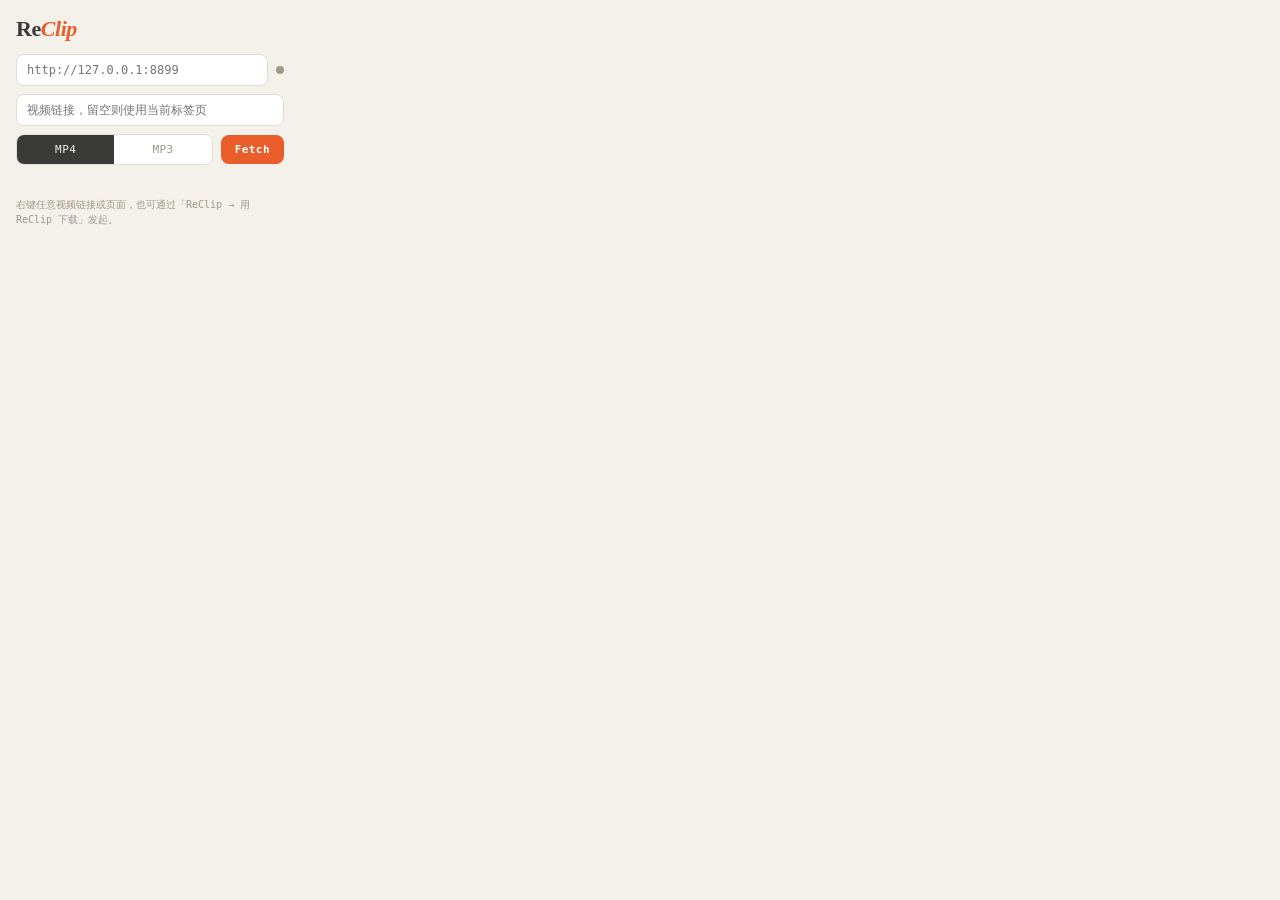
<file: extension/popup.html>
<!DOCTYPE html>
<html lang="zh-CN">
<head>
<meta charset="UTF-8">
<style>
  :root {
    --bg: #f4f1eb;
    --fg: #3a3a38;
    --accent: #e85d2a;
    --muted: #9c9889;
    --card: #fff;
    --border: #e2ded6;
    --error: #c43d3d;
    --success: #2d8a4e;
  }
  * { margin: 0; padding: 0; box-sizing: border-box; }
  body {
    width: 300px;
    padding: 16px;
    background: var(--bg);
    color: var(--fg);
    font-family: ui-monospace, SFMono-Regular, Menlo, monospace;
    font-size: 12px;
  }
  .brand {
    font-family: Georgia, 'Times New Roman', serif;
    font-size: 22px;
    font-weight: 700;
    letter-spacing: -0.02em;
    margin-bottom: 12px;
  }
  .brand em { font-style: italic; color: var(--accent); }
  input {
    width: 100%;
    padding: 8px 10px;
    border: 1.5px solid var(--border);
    border-radius: 8px;
    background: var(--card);
    color: var(--fg);
    font-family: inherit;
    font-size: 12px;
    outline: none;
    margin-bottom: 8px;
  }
  input:focus { border-color: var(--accent); }
  .row { display: flex; gap: 8px; align-items: center; }
  .pills {
    display: flex;
    border: 1.5px solid var(--border);
    border-radius: 8px;
    overflow: hidden;
    background: var(--card);
    flex: 1;
  }
  .pill {
    flex: 1;
    padding: 8px 0;
    border: none;
    background: transparent;
    color: var(--muted);
    font-family: inherit;
    font-size: 11px;
    letter-spacing: 0.04em;
    cursor: pointer;
  }
  .pill.active { background: var(--fg); color: var(--bg); }
  .btn {
    padding: 8px 14px;
    border: none;
    border-radius: 8px;
    background: var(--accent);
    color: #fff;
    font-family: inherit;
    font-size: 11px;
    font-weight: 600;
    letter-spacing: 0.04em;
    cursor: pointer;
  }
  .btn:hover { background: #d04e1f; }
  .btn:disabled { opacity: 0.5; cursor: not-allowed; }
  .server-row {
    display: flex;
    align-items: center;
    gap: 8px;
    margin-bottom: 8px;
  }
  .server-row input { margin-bottom: 0; flex: 1; }
  .dot {
    width: 8px;
    height: 8px;
    border-radius: 50%;
    background: var(--muted);
    flex-shrink: 0;
  }
  .dot.ok { background: var(--success); }
  .dot.bad { background: var(--error); }
  #msg { margin-top: 10px; font-size: 11px; color: var(--error); min-height: 14px; }
  .hint { color: var(--muted); font-size: 10px; margin-top: 8px; line-height: 1.5; }
</style>
</head>
<body>
  <div class="brand">Re<em>Clip</em></div>

  <div class="server-row">
    <input id="server" placeholder="http://127.0.0.1:8899" title="ReClip 服务器地址">
    <span class="dot" id="statusDot" title="服务器状态"></span>
  </div>

  <input id="url" placeholder="视频链接，留空则使用当前标签页">

  <div class="row">
    <div class="pills">
      <button class="pill active" data-fmt="video">MP4</button>
      <button class="pill" data-fmt="audio">MP3</button>
    </div>
    <button class="btn" id="fetchBtn">Fetch</button>
  </div>

  <div id="msg"></div>
  <div class="hint">右键任意视频链接或页面，也可通过「ReClip → 用 ReClip 下载」发起。</div>

  <script src="popup.js"></script>
</body>
</html>
</file>
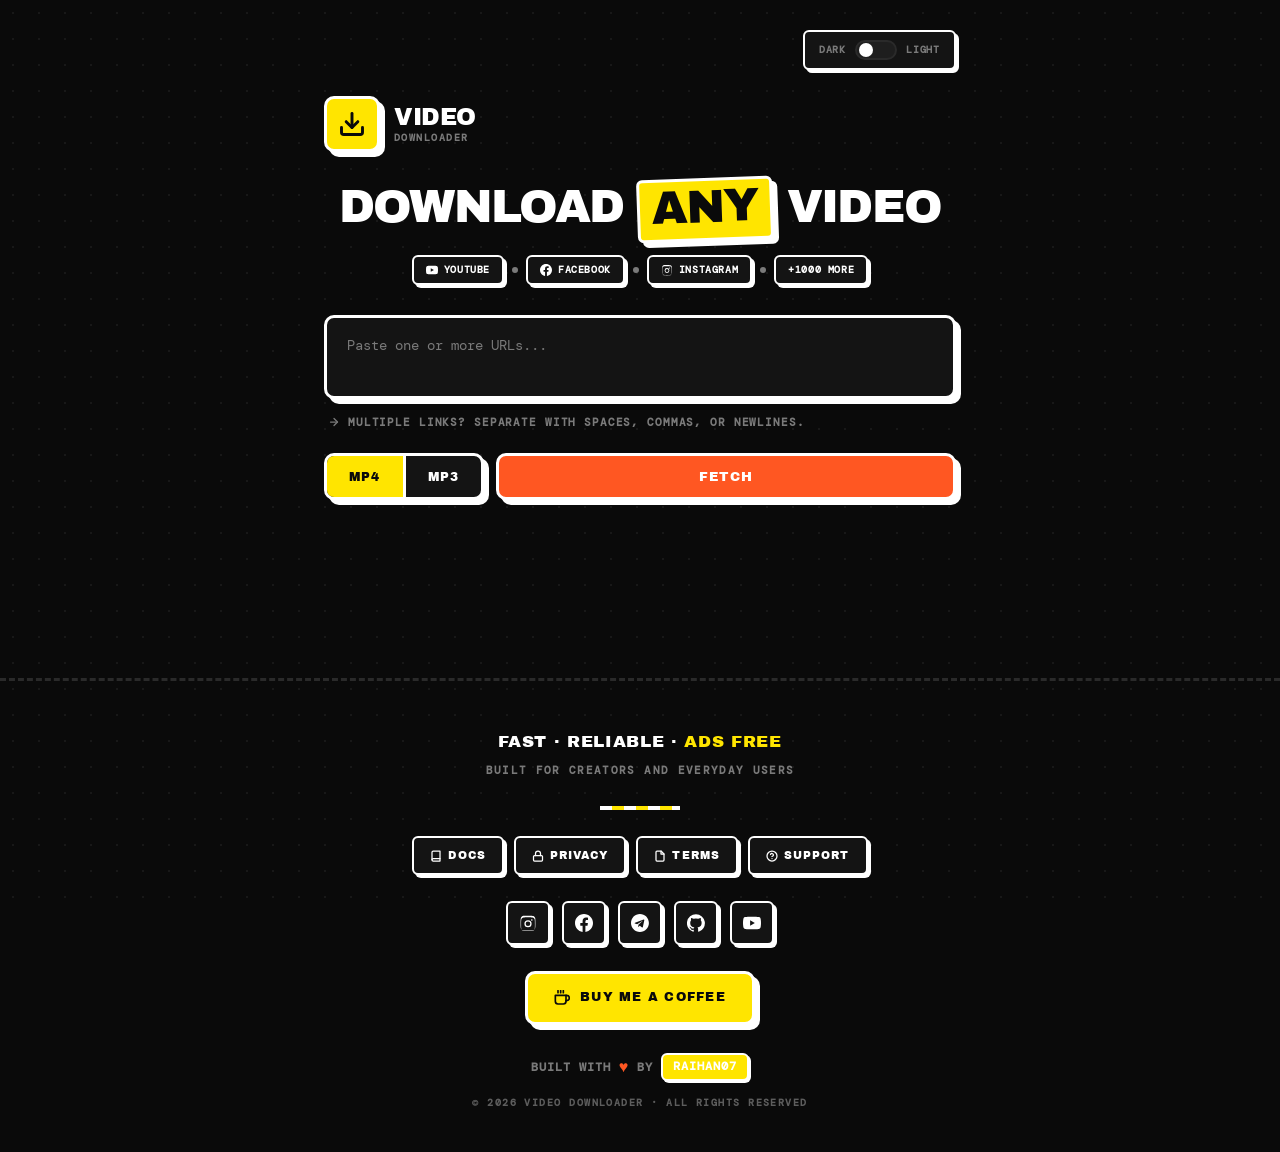
<file: templates/deepseek_html_20260916_379fad.html>
<!DOCTYPE html>
<html lang="en">
<head>
  <meta charset="UTF-8">
  <meta name="viewport" content="width=device-width, initial-scale=1.0">
  <title>Video Downloader · Ads Free Media Downloader</title>
  <link rel="icon" type="image/png" href="/static/prime.png">
  <link rel="apple-touch-icon" href="/static/prime.png">
  <meta property="og:title" content="Video Downloader - Ads Free Media Downloader">
  <meta property="og:description" content="Download videos from YouTube, Facebook, Instagram and 1000+ platforms for free.">
  <meta property="og:type" content="website">
  <meta name="twitter:card" content="summary_large_image">
  <meta name="twitter:title" content="Video Downloader - Ads Free Media Downloader">
  <meta name="twitter:description" content="Download videos from any platform for free.">
  <link rel="preconnect" href="https://fonts.googleapis.com">
  <link rel="preconnect" href="https://fonts.gstatic.com" crossorigin>
  <link href="https://fonts.googleapis.com/css2?family=Archivo+Black&family=DM+Mono:wght@400;500;700&display=swap" rel="stylesheet">
  <style>
    :root {
      --bg: #0A0A0A;
      --paper: #141414;
      --ink: #FFFFFF;
      --muted: #7A7A7A;
      --soft: #1E1E1E;
      --border: #2A2A2A;
      --accent: #FFE500;
      --accent-2: #FF5722;
      --cyan: #00E5FF;
      --lime: #B4FF3A;
      --pink: #FF5C8A;
      --purple: #B78AFF;
      --success: #4ADE80;
      --error: #FF3B30;

      --b: 3px solid var(--ink);
      --b2: 2px solid var(--ink);
      --b3: 3px solid var(--border);

      --sh-sm: 3px 3px 0 var(--ink);
      --sh: 5px 5px 0 var(--ink);
      --sh-lg: 7px 7px 0 var(--ink);

      --r-sm: 6px;
      --r: 10px;
      --r-lg: 14px;
    }

    [data-theme="light"] {
      --bg: #FFF8E7;
      --paper: #FFFFFF;
      --ink: #0A0A0A;
      --muted: #6A6A6A;
      --soft: #F5EFE0;
      --border: #0A0A0A;
      --accent: #FFE500;
      --accent-2: #FF5722;
    }

    * { margin: 0; padding: 0; box-sizing: border-box; }

    html { scroll-behavior: smooth; }

    body {
      font-family: 'DM Mono', monospace;
      background: var(--bg);
      color: var(--ink);
      min-height: 100vh;
      overflow-x: hidden;
      -webkit-font-smoothing: antialiased;
      -moz-osx-font-smoothing: grayscale;
      font-size: 15px;
      line-height: 1.6;
      transition: background 0.3s, color 0.3s;
    }

    body::before {
      content: '';
      position: fixed;
      inset: 0;
      z-index: 0;
      pointer-events: none;
      background-image: radial-gradient(var(--ink) 1px, transparent 1px);
      background-size: 26px 26px;
      opacity: 0.06;
    }

    ::selection { background: var(--accent); color: var(--bg); }

    ::-webkit-scrollbar { width: 14px; height: 14px; }
    ::-webkit-scrollbar-track {
      background: var(--bg);
      border-left: 2px solid var(--border);
    }
    ::-webkit-scrollbar-thumb {
      background: var(--ink);
      border: 3px solid var(--bg);
      border-radius: 0;
    }
    ::-webkit-scrollbar-thumb:hover { background: var(--accent); }

    .page {
      position: relative;
      z-index: 1;
      max-width: 680px;
      margin: 0 auto;
      padding: 30px 24px 60px;
    }

    .top-bar {
      display: flex;
      justify-content: flex-end;
      align-items: center;
      gap: 14px;
      margin-bottom: 26px;
    }

    .ui-switch {
      display: flex;
      align-items: center;
      gap: 9px;
      padding: 8px 14px;
      border: var(--b2);
      border-radius: var(--r-sm);
      background: var(--paper);
      box-shadow: var(--sh-sm);
    }
    .ui-switch input { display: none; }
    .ui-switch .slider {
      width: 42px;
      height: 20px;
      background: var(--soft);
      border: 2px solid var(--border);
      border-radius: 999px;
      position: relative;
      cursor: pointer;
      transition: background 0.25s;
    }
    .ui-switch .slider .circle {
      position: absolute;
      top: 50%;
      left: 2px;
      transform: translateY(-50%);
      width: 14px;
      height: 14px;
      background: var(--ink);
      border-radius: 50%;
      transition: left 0.2s cubic-bezier(.4,0,.2,1), background 0.25s;
    }
    .ui-switch input:checked + .slider .circle {
      left: calc(100% - 18px);
      background: var(--accent);
    }
    .ui-switch .label-text {
      font-family: 'DM Mono', monospace;
      font-size: 10px;
      font-weight: 700;
      letter-spacing: 0.08em;
      text-transform: uppercase;
      color: var(--muted);
    }
    .ui-switch input:checked ~ .label-text { color: var(--ink); }

    .brand-left {
      display: flex;
      align-items: center;
      gap: 14px;
      margin-bottom: 26px;
    }

    .brand-icon {
      width: 56px;
      height: 56px;
      display: grid;
      place-items: center;
      background: var(--accent);
      border: var(--b);
      border-radius: var(--r);
      box-shadow: var(--sh);
      color: var(--bg);
      flex-shrink: 0;
    }
    .brand-icon svg {
      width: 28px;
      height: 28px;
      stroke: currentColor;
      stroke-width: 2.5;
      fill: none;
    }

    .brand-text {
      font-family: 'Archivo Black', sans-serif;
      font-size: 1.5rem;
      line-height: 1;
      text-transform: uppercase;
      letter-spacing: -0.02em;
      color: var(--ink);
    }
    .brand-text span {
      display: block;
      font-family: 'DM Mono', monospace;
      font-size: 0.65rem;
      font-weight: 700;
      letter-spacing: 0.14em;
      color: var(--muted);
      margin-top: 4px;
    }

    .hero-center {
      text-align: center;
      margin-bottom: 30px;
    }
    .hero-center h1 {
      font-family: 'Archivo Black', sans-serif;
      font-size: clamp(2rem, 8vw, 2.9rem);
      font-weight: 400;
      line-height: 1.05;
      letter-spacing: -0.035em;
      text-transform: uppercase;
      color: var(--ink);
      margin-bottom: 14px;
    }
    .hero-center h1 em {
      font-style: normal;
      display: inline-block;
      padding: 2px 12px 6px;
      background: var(--accent);
      color: var(--bg);
      border: var(--b);
      border-radius: var(--r-sm);
      box-shadow: var(--sh);
      transform: rotate(-2deg);
    }

    .hero-sub {
      display: flex;
      align-items: center;
      justify-content: center;
      gap: 8px;
      flex-wrap: wrap;
      font-size: 0.75rem;
      font-weight: 700;
      letter-spacing: 0.08em;
      text-transform: uppercase;
      color: var(--muted);
    }
    .platform-badge {
      display: inline-flex;
      align-items: center;
      gap: 6px;
      padding: 5px 12px;
      border: var(--b2);
      border-radius: var(--r-sm);
      background: var(--paper);
      font-family: 'DM Mono', monospace;
      font-size: 10px;
      font-weight: 700;
      letter-spacing: 0.06em;
      color: var(--ink);
      box-shadow: var(--sh-sm);
    }
    .platform-badge svg {
      width: 12px;
      height: 12px;
      fill: currentColor;
    }
    .hero-sub .dot {
      width: 6px;
      height: 6px;
      background: var(--muted);
      border-radius: 50%;
    }

    textarea {
      width: 100%;
      padding: 18px 20px;
      border: var(--b);
      border-radius: var(--r);
      background: var(--paper);
      color: var(--ink);
      font-family: 'DM Mono', monospace;
      font-size: 0.9rem;
      font-weight: 500;
      outline: none;
      resize: none;
      min-height: 84px;
      box-shadow: var(--sh);
      transition: transform 0.12s cubic-bezier(.2,.9,.2,1),
                  box-shadow 0.12s cubic-bezier(.2,.9,.2,1),
                  background 0.12s;
      margin-bottom: 8px;
    }
    textarea::placeholder {
      color: var(--muted);
      font-weight: 400;
    }
    textarea:focus {
      box-shadow: 5px 5px 0 var(--accent-2);
    }

    .hint {
      display: flex;
      align-items: center;
      gap: 8px;
      font-size: 0.68rem;
      font-weight: 700;
      color: var(--muted);
      margin-bottom: 22px;
      letter-spacing: 0.08em;
      text-transform: uppercase;
      padding-left: 4px;
    }
    .hint svg {
      width: 12px;
      height: 12px;
      stroke: currentColor;
      stroke-width: 2.5;
      fill: none;
    }

    .controls {
      display: flex;
      gap: 12px;
      margin-bottom: 6px;
      align-items: stretch;
    }

    .pill-group {
      display: flex;
      border: var(--b);
      border-radius: var(--r);
      overflow: hidden;
      background: var(--paper);
      box-shadow: var(--sh);
    }

    .pill {
      padding: 13px 22px;
      border: none;
      border-right: var(--b);
      background: transparent;
      color: var(--ink);
      font-family: 'Archivo Black', sans-serif;
      font-size: 0.76rem;
      font-weight: 400;
      cursor: pointer;
      letter-spacing: 0.1em;
      text-transform: uppercase;
      transition: background 0.12s, color 0.12s;
    }
    .pill:last-child { border-right: none; }
    .pill.active { background: var(--accent); color: var(--bg); }
    .pill:not(.active):hover { background: var(--soft); }

    .fetch-btn {
      flex: 1;
      padding: 13px 22px;
      border: var(--b);
      border-radius: var(--r);
      background: var(--accent-2);
      color: var(--ink);
      font-family: 'Archivo Black', sans-serif;
      font-size: 0.82rem;
      font-weight: 400;
      cursor: pointer;
      letter-spacing: 0.1em;
      text-transform: uppercase;
      box-shadow: var(--sh);
      transition: transform 0.12s cubic-bezier(.2,.9,.2,1),
                  box-shadow 0.12s cubic-bezier(.2,.9,.2,1),
                  background 0.12s;
    }
    .fetch-btn:hover {
      background: #FF7A45;
      transform: translate(2px, 2px);
      box-shadow: 3px 3px 0 var(--ink);
    }
    .fetch-btn:active {
      transform: translate(5px, 5px);
      box-shadow: 0 0 0 var(--ink);
    }
    .fetch-btn:disabled {
      opacity: 0.55;
      cursor: not-allowed;
      transform: none;
      box-shadow: var(--sh);
    }

    .cards { margin-top: 28px; }

    .result-card {
      border: var(--b);
      border-radius: var(--r-lg);
      background: var(--paper);
      padding: 18px;
      margin-bottom: 16px;
      box-shadow: var(--sh-lg);
      transition: transform 0.14s cubic-bezier(.2,.9,.2,1),
                  box-shadow 0.14s cubic-bezier(.2,.9,.2,1);
      animation: slideUp 0.4s cubic-bezier(0.16, 1, 0.3, 1);
    }
    .result-card:hover {
      transform: translate(2px, 2px);
      box-shadow: 5px 5px 0 var(--ink);
    }
    @keyframes slideUp {
      from { opacity: 0; transform: translateY(14px); }
      to   { opacity: 1; transform: translateY(0); }
    }

    .result-card .top {
      display: flex;
      gap: 14px;
    }

    .result-card .thumb {
      width: 130px;
      min-width: 130px;
      height: 90px;
      border-radius: var(--r-sm);
      border: var(--b2);
      background: var(--soft);
      overflow: hidden;
      display: flex;
      align-items: center;
      justify-content: center;
      flex-shrink: 0;
    }
    .result-card .thumb img {
      width: 100%;
      height: 100%;
      object-fit: cover;
      display: block;
    }
    .result-card .thumb .no-thumb {
      color: var(--muted);
    }
    .result-card .thumb .no-thumb svg {
      width: 34px;
      height: 34px;
      stroke: currentColor;
      stroke-width: 2.5;
      fill: none;
    }

    .result-card .info {
      flex: 1;
      min-width: 0;
      display: flex;
      flex-direction: column;
      justify-content: center;
    }
    .result-card .title {
      font-family: 'Archivo Black', sans-serif;
      font-size: 0.98rem;
      font-weight: 400;
      color: var(--ink);
      margin-bottom: 8px;
      overflow: hidden;
      text-overflow: ellipsis;
      white-space: nowrap;
      letter-spacing: -0.01em;
      line-height: 1.2;
    }
    .result-card .meta {
      display: flex;
      gap: 6px;
      flex-wrap: wrap;
    }
    .result-card .meta span {
      display: inline-flex;
      align-items: center;
      gap: 5px;
      padding: 4px 10px;
      background: var(--soft);
      border: 2px solid var(--border);
      border-radius: var(--r-sm);
      font-family: 'DM Mono', monospace;
      font-size: 10px;
      font-weight: 700;
      letter-spacing: 0.06em;
      text-transform: uppercase;
      color: var(--muted);
    }
    .result-card .meta span svg {
      width: 11px;
      height: 11px;
      stroke: currentColor;
      stroke-width: 2.5;
      fill: none;
    }

    .result-card .bottom {
      border-top: var(--b2);
      padding-top: 14px;
      margin-top: 16px;
    }

    .q-label {
      display: flex;
      align-items: center;
      gap: 8px;
      margin-bottom: 12px;
      font-family: 'DM Mono', monospace;
      font-size: 10.5px;
      font-weight: 700;
      letter-spacing: 0.12em;
      text-transform: uppercase;
      color: var(--muted);
    }
    .q-label svg {
      width: 13px;
      height: 13px;
      stroke: currentColor;
      stroke-width: 2.5;
      fill: none;
    }

    .q-grid {
      display: grid;
      grid-template-columns: 1fr 1fr;
      gap: 8px;
    }

    .q-item {
      display: flex;
      align-items: center;
      justify-content: space-between;
      gap: 8px;
      padding: 10px 12px;
      border: var(--b2);
      border-radius: var(--r-sm);
      background: var(--paper);
      cursor: pointer;
      box-shadow: var(--sh-sm);
      transition: transform 0.1s cubic-bezier(.2,.9,.2,1),
                  box-shadow 0.1s cubic-bezier(.2,.9,.2,1),
                  background 0.12s, border-color 0.12s;
      min-height: 48px;
      position: relative;
    }
    .q-item:hover {
      background: var(--soft);
      transform: translate(1px, 1px);
      box-shadow: 2px 2px 0 var(--ink);
    }
    .q-item.active {
      background: var(--accent);
      color: var(--bg);
    }
    .q-item.active .quality,
    .q-item.active .size,
    .q-item.active .icon svg { color: var(--bg); }

    .q-item .left {
      display: flex;
      align-items: center;
      gap: 8px;
      min-width: 0;
      flex: 1;
    }
    .q-item .icon {
      display: flex;
      align-items: center;
      flex-shrink: 0;
    }
    .q-item .icon svg {
      width: 14px;
      height: 14px;
      stroke: currentColor;
      stroke-width: 2.5;
      fill: none;
      color: var(--muted);
      transition: color 0.12s;
    }
    .q-item .quality {
      font-family: 'Archivo Black', sans-serif;
      font-size: 0.72rem;
      font-weight: 400;
      letter-spacing: 0.04em;
      text-transform: uppercase;
      color: var(--ink);
      overflow: hidden;
      text-overflow: ellipsis;
      white-space: nowrap;
    }
    .q-item .size {
      font-family: 'DM Mono', monospace;
      font-size: 10px;
      font-weight: 700;
      color: var(--muted);
      flex-shrink: 0;
    }

    .q-item .ring-container {
      position: relative;
      width: 22px;
      height: 22px;
      display: flex;
      align-items: center;
      justify-content: center;
      flex-shrink: 0;
    }
    .q-item .ring-container svg {
      position: absolute;
      inset: 0;
      width: 22px;
      height: 22px;
      transform: rotate(-90deg);
      color: var(--ink);
    }
    .q-item .ring-bg {
      fill: none;
      stroke: var(--border);
      stroke-width: 2.5;
    }
    .q-item .ring-progress {
      fill: none;
      stroke: var(--ink);
      stroke-width: 2.5;
      stroke-linecap: round;
      stroke-dasharray: 62.8;
      stroke-dashoffset: 62.8;
      transition: stroke-dashoffset 0.5s ease, stroke 0.2s;
    }
    .q-item .ring-progress.done { stroke: var(--success); }
    .q-item .ring-progress.error { stroke: var(--error); }
    .q-item .dl-icon {
      display: flex;
      align-items: center;
      justify-content: center;
      z-index: 1;
      color: var(--ink);
    }
    .q-item .dl-icon svg {
      width: 11px;
      height: 11px;
      stroke: currentColor;
      stroke-width: 3;
      fill: none;
    }
    .q-item.downloading .ring-progress {
      stroke-dashoffset: 12;
      animation: ringPulse 1s ease-in-out infinite;
    }
    @keyframes ringPulse {
      0%, 100% { opacity: 0.7; }
      50% { opacity: 1; }
    }
    .q-item.done {
      border-color: var(--success);
      background: rgba(74, 222, 128, 0.08);
    }
    .q-item.done .ring-progress {
      stroke-dashoffset: 0;
      stroke: var(--success);
    }
    .q-item.done .dl-icon svg { stroke: var(--success); }
    .q-item.error {
      border-color: var(--error);
      background: rgba(255, 59, 48, 0.08);
    }
    .q-item.error .ring-progress {
      stroke-dashoffset: 25;
      stroke: var(--error);
    }
    .q-item.error .dl-icon svg { stroke: var(--error); }

    .result-card.card-error {
      border-color: var(--error);
      background: rgba(255, 59, 48, 0.03);
    }
    .result-card.card-error .thumb {
      background: var(--error);
      border-color: var(--error);
      color: var(--paper);
    }
    .result-card .card-error-msg {
      font-family: 'DM Mono', monospace;
      font-size: 11.5px;
      font-weight: 700;
      color: var(--error);
      margin-top: 4px;
      line-height: 1.4;
      text-transform: uppercase;
      letter-spacing: 0.03em;
    }
    .result-card .card-error-url {
      font-family: 'DM Mono', monospace;
      font-size: 10px;
      color: var(--muted);
      word-break: break-all;
      margin-top: 6px;
    }

    .sk-thumb {
      background: repeating-linear-gradient(
        -45deg,
        #1A1A1A 0, #1A1A1A 10px,
        #2A2A2A 10px, #2A2A2A 20px
      );
      background-size: 32px 32px;
      animation: stripeSlide 0.8s linear infinite;
    }
    .sk-line {
      height: 14px;
      border-radius: 4px;
      margin-bottom: 8px;
      background: repeating-linear-gradient(
        -45deg,
        #1A1A1A 0, #1A1A1A 10px,
        #2A2A2A 10px, #2A2A2A 20px
      );
      background-size: 32px 32px;
      animation: stripeSlide 0.8s linear infinite;
    }
    .sk-line.w70 { width: 70%; }
    .sk-line.w40 { width: 40%; height: 12px; }
    @keyframes stripeSlide {
      to { background-position: 32px 0; }
    }

    .dl-all-bar {
      margin-top: 20px;
    }
    .dl-all-btn {
      width: 100%;
      padding: 16px;
      border: var(--b);
      border-radius: var(--r);
      background: var(--ink);
      color: var(--bg);
      font-family: 'Archivo Black', sans-serif;
      font-size: 0.88rem;
      font-weight: 400;
      cursor: pointer;
      letter-spacing: 0.12em;
      text-transform: uppercase;
      box-shadow: 5px 5px 0 var(--accent-2);
      transition: transform 0.12s cubic-bezier(.2,.9,.2,1),
                  box-shadow 0.12s cubic-bezier(.2,.9,.2,1);
    }
    .dl-all-btn:hover {
      transform: translate(2px, 2px);
      box-shadow: 3px 3px 0 var(--accent-2);
    }
    .dl-all-btn:active {
      transform: translate(5px, 5px);
      box-shadow: 0 0 0 var(--accent-2);
    }
    .dl-all-btn:disabled {
      opacity: 0.5;
      cursor: not-allowed;
      transform: none;
      box-shadow: 5px 5px 0 var(--accent-2);
    }

    .footer {
      position: relative;
      z-index: 1;
      margin-top: 90px;
      padding: 48px 24px 40px;
      border-top: 3px dashed var(--border);
    }

    .footer-inner {
      max-width: 680px;
      margin: 0 auto;
      text-align: center;
    }

    .footer-tagline {
      font-family: 'Archivo Black', sans-serif;
      font-size: 1.05rem;
      letter-spacing: 0.04em;
      text-transform: uppercase;
      color: var(--ink);
      margin-bottom: 6px;
    }
    .footer-tagline span {
      color: var(--accent);
    }

    .footer-sub {
      font-family: 'DM Mono', monospace;
      font-size: 0.7rem;
      font-weight: 700;
      letter-spacing: 0.12em;
      text-transform: uppercase;
      color: var(--muted);
      margin-bottom: 26px;
    }

    .footer-divider {
      width: 80px;
      height: 4px;
      margin: 0 auto 26px;
      background: repeating-linear-gradient(
        90deg,
        var(--ink) 0, var(--ink) 12px,
        var(--accent) 12px, var(--accent) 24px
      );
      border-radius: 0;
    }

    .footer-links {
      display: flex;
      justify-content: center;
      gap: 10px;
      flex-wrap: wrap;
      margin-bottom: 26px;
    }

    .footer-links a {
      display: inline-flex;
      align-items: center;
      gap: 6px;
      padding: 9px 16px;
      border: var(--b2);
      border-radius: var(--r-sm);
      background: var(--paper);
      color: var(--ink);
      font-family: 'Archivo Black', sans-serif;
      font-size: 0.68rem;
      font-weight: 400;
      letter-spacing: 0.1em;
      text-transform: uppercase;
      text-decoration: none;
      box-shadow: var(--sh-sm);
      cursor: pointer;
      transition: transform 0.1s cubic-bezier(.2,.9,.2,1),
                  box-shadow 0.1s cubic-bezier(.2,.9,.2,1),
                  background 0.12s;
    }
    .footer-links a:hover {
      background: var(--accent);
      color: var(--bg);
      transform: translate(2px, 2px);
      box-shadow: 1px 1px 0 var(--ink);
    }

    .footer-social {
      display: flex;
      justify-content: center;
      gap: 12px;
      flex-wrap: wrap;
      margin-bottom: 26px;
    }

    .footer-social a {
      width: 44px;
      height: 44px;
      display: grid;
      place-items: center;
      border: var(--b2);
      border-radius: var(--r-sm);
      background: var(--paper);
      color: var(--ink);
      text-decoration: none;
      box-shadow: var(--sh-sm);
      transition: transform 0.1s cubic-bezier(.2,.9,.2,1),
                  box-shadow 0.1s cubic-bezier(.2,.9,.2,1),
                  background 0.15s, color 0.15s, border-color 0.15s;
    }
    .footer-social a svg {
      width: 18px;
      height: 18px;
      fill: currentColor;
      stroke: none;
    }
    .footer-social a:hover {
      transform: translate(2px, 2px);
      box-shadow: 1px 1px 0 var(--ink);
    }
    .footer-social .ig:hover { background: #E4405F; color: #FFF; border-color: #E4405F; }
    .footer-social .fb:hover { background: #1877F2; color: #FFF; border-color: #1877F2; }
    .footer-social .tg:hover { background: #26A5E4; color: #FFF; border-color: #26A5E4; }
    .footer-social .gh:hover { background: #FFFFFF; color: #0A0A0A; border-color: #FFFFFF; }
    .footer-social .yt:hover { background: #FF0000; color: #FFF; border-color: #FF0000; }

    .coffee-btn {
      display: inline-flex;
      align-items: center;
      gap: 10px;
      padding: 14px 26px;
      border: var(--b);
      border-radius: var(--r);
      background: var(--accent);
      color: var(--bg);
      font-family: 'Archivo Black', sans-serif;
      font-size: 0.78rem;
      font-weight: 400;
      letter-spacing: 0.1em;
      text-transform: uppercase;
      text-decoration: none;
      box-shadow: 5px 5px 0 var(--ink);
      cursor: pointer;
      transition: transform 0.12s cubic-bezier(.2,.9,.2,1),
                  box-shadow 0.12s cubic-bezier(.2,.9,.2,1),
                  background 0.12s;
      margin-bottom: 28px;
    }
    .coffee-btn svg {
      width: 16px;
      height: 16px;
      stroke: currentColor;
      stroke-width: 2.5;
      fill: none;
    }
    .coffee-btn:hover {
      background: var(--lime);
      transform: translate(2px, 2px);
      box-shadow: 3px 3px 0 var(--ink);
    }
    .coffee-btn:active {
      transform: translate(5px, 5px);
      box-shadow: 0 0 0 var(--ink);
    }

    .footer-heart {
      font-family: 'DM Mono', monospace;
      font-size: 0.75rem;
      font-weight: 700;
      letter-spacing: 0.08em;
      text-transform: uppercase;
      color: var(--muted);
      margin-bottom: 10px;
      display: flex;
      align-items: center;
      justify-content: center;
      gap: 8px;
      flex-wrap: wrap;
    }
    .footer-heart .heart {
      display: inline-block;
      color: var(--accent-2);
      animation: pulseHeart 1.6s ease-in-out infinite;
      font-size: 1rem;
      line-height: 1;
    }
    @keyframes pulseHeart {
      0%, 100% { transform: scale(1); }
      50% { transform: scale(1.25); }
    }
    .footer-heart .name {
      color: var(--ink);
      background: var(--accent);
      padding: 2px 10px 3px;
      border: var(--b2);
      border-radius: var(--r-sm);
      box-shadow: 2px 2px 0 var(--ink);
    }

    .footer-bottom {
      font-family: 'DM Mono', monospace;
      font-size: 0.65rem;
      font-weight: 700;
      letter-spacing: 0.14em;
      text-transform: uppercase;
      color: var(--muted);
      opacity: 0.75;
      margin-top: 14px;
    }

    .modal-overlay {
      display: none;
      position: fixed;
      inset: 0;
      z-index: 1000;
      align-items: center;
      justify-content: center;
      padding: 20px;
      background: rgba(10, 10, 10, 0.85);
      backdrop-filter: blur(14px);
      -webkit-backdrop-filter: blur(14px);
    }
    .modal-overlay.active { display: flex; }

    .modal-box {
      position: relative;
      max-width: 560px;
      width: 100%;
      max-height: 82vh;
      overflow-y: auto;
      padding: 32px 28px;
      background: var(--paper);
      border: var(--b);
      border-radius: var(--r-lg);
      box-shadow: 10px 10px 0 var(--ink);
      animation: modalIn 0.25s cubic-bezier(.2,.9,.2,1);
    }
    @keyframes modalIn {
      from { opacity: 0; transform: translate(-6px, -6px); }
      to   { opacity: 1; transform: none; }
    }

    .modal-title {
      font-family: 'Archivo Black', sans-serif;
      font-size: 1.15rem;
      font-weight: 400;
      text-transform: uppercase;
      letter-spacing: -0.01em;
      color: var(--ink);
      margin-bottom: 6px;
    }
    .modal-sub {
      font-family: 'DM Mono', monospace;
      font-size: 0.7rem;
      font-weight: 700;
      letter-spacing: 0.1em;
      text-transform: uppercase;
      color: var(--muted);
      margin-bottom: 22px;
      padding-bottom: 18px;
      border-bottom: var(--b2);
    }
    .modal-body {
      font-family: 'DM Mono', monospace;
      font-size: 13px;
      line-height: 1.75;
      color: var(--ink);
    }
    .modal-body h4 {
      font-family: 'Archivo Black', sans-serif;
      font-size: 0.85rem;
      font-weight: 400;
      text-transform: uppercase;
      letter-spacing: 0.05em;
      color: var(--ink);
      margin-top: 18px;
      margin-bottom: 6px;
    }
    .modal-body h4:first-child { margin-top: 0; }
    .modal-body p {
      color: var(--muted);
      margin-bottom: 8px;
      font-size: 12.5px;
    }
    .modal-body pre {
      margin: 10px 0;
      padding: 14px 16px;
      background: var(--bg);
      border: var(--b2);
      border-radius: var(--r-sm);
      font-family: 'DM Mono', monospace;
      font-size: 11.5px;
      color: var(--accent);
      overflow-x: auto;
      line-height: 1.6;
    }
    .modal-close {
      margin-top: 24px;
      padding: 12px 26px;
      border: var(--b);
      border-radius: var(--r-sm);
      background: var(--accent);
      color: var(--bg);
      font-family: 'Archivo Black', sans-serif;
      font-size: 0.72rem;
      font-weight: 400;
      letter-spacing: 0.1em;
      text-transform: uppercase;
      cursor: pointer;
      box-shadow: var(--sh-sm);
      transition: transform 0.1s cubic-bezier(.2,.9,.2,1),
                  box-shadow 0.1s cubic-bezier(.2,.9,.2,1),
                  background 0.12s;
    }
    .modal-close:hover {
      background: var(--lime);
      transform: translate(2px, 2px);
      box-shadow: 1px 1px 0 var(--ink);
    }
    .modal-box::-webkit-scrollbar { width: 6px; }
    .modal-box::-webkit-scrollbar-track { background: var(--bg); }
    .modal-box::-webkit-scrollbar-thumb { background: var(--ink); border-radius: 0; }

    @media (max-width: 500px) {
      .page { padding: 20px 16px 40px; }
      .brand-icon { width: 48px; height: 48px; }
      .brand-icon svg { width: 24px; height: 24px; }
      .brand-text { font-size: 1.15rem; }
      .hero-center h1 { font-size: clamp(1.6rem, 7vw, 2.2rem); }
      .controls { flex-wrap: wrap; }
      .fetch-btn { width: 100%; flex: 0 0 100%; }
      .result-card .top { flex-direction: column; gap: 12px; }
      .result-card .thumb { width: 100%; min-width: unset; height: 160px; }
      .result-card .title { white-space: normal; }
      .q-grid { grid-template-columns: 1fr; }
      .footer-social a { width: 40px; height: 40px; }
      .footer-social a svg { width: 16px; height: 16px; }
      .footer { padding: 36px 16px 30px; }
    }

    @media (prefers-reduced-motion: reduce) {
      *, *::before, *::after {
        animation-duration: 0.001ms !important;
        animation-iteration-count: 1 !important;
        transition-duration: 0.001ms !important;
        scroll-behavior: auto !important;
      }
    }
  </style>
</head>
<body>

  <div class="page">

    <div class="top-bar">
      <label class="ui-switch" title="Toggle theme">
        <span class="label-text">Dark</span>
        <input type="checkbox" id="themeToggle" checked>
        <span class="slider"><span class="circle"></span></span>
        <span class="label-text">Light</span>
      </label>
    </div>

    <div class="brand-left">
      <div class="brand-icon">
        <svg viewBox="0 0 24 24" stroke-linecap="round" stroke-linejoin="round"><path d="M21 15v4a2 2 0 0 1-2 2H5a2 2 0 0 1-2-2v-4"/><polyline points="7 10 12 15 17 10"/><line x1="12" y1="15" x2="12" y2="3"/></svg>
      </div>
      <div class="brand-text">
        Video<span>Downloader</span>
      </div>
    </div>

    <div class="hero-center">
      <h1>Download <em>Any</em> Video</h1>
      <div class="hero-sub">
        <span class="platform-badge">
          <svg viewBox="0 0 24 24"><path d="M23.5 6.2a3 3 0 0 0-2.1-2.1C19.5 3.6 12 3.6 12 3.6s-7.5 0-9.4.5A3 3 0 0 0 .5 6.2 31.4 31.4 0 0 0 0 12a31.4 31.4 0 0 0 .5 5.8 3 3 0 0 0 2.1 2.1c1.9.5 9.4.5 9.4.5s7.5 0 9.4-.5a3 3 0 0 0 2.1-2.1A31.4 31.4 0 0 0 24 12a31.4 31.4 0 0 0-.5-5.8zM9.5 15.6V8.4L15.8 12z"/></svg>
          YouTube
        </span>
        <span class="dot"></span>
        <span class="platform-badge">
          <svg viewBox="0 0 24 24"><path d="M24 12.07C24 5.4 18.63 0 12 0S0 5.4 0 12.07C0 18.1 4.39 23.1 10.13 24v-8.44H7.08v-3.49h3.05V9.41c0-3.02 1.79-4.69 4.53-4.69 1.31 0 2.69.24 2.69.24v2.97h-1.52c-1.49 0-1.96.93-1.96 1.89v2.25h3.33l-.53 3.49h-2.8V24C19.61 23.1 24 18.1 24 12.07z"/></svg>
          Facebook
        </span>
        <span class="dot"></span>
        <span class="platform-badge">
          <svg viewBox="0 0 24 24"><path d="M12 2.2c3.2 0 3.6 0 4.9.1 1.2.1 1.8.3 2.2.4.6.2 1 .5 1.4.9.4.4.7.8.9 1.4.2.4.4 1 .4 2.2.1 1.3.1 1.7.1 4.9s0 3.6-.1 4.9c-.1 1.2-.3 1.8-.4 2.2-.2.6-.5 1-.9 1.4-.4.4-.8.7-1.4.9-.4.2-1 .4-2.2.4-1.3.1-1.7.1-4.9.1s-3.6 0-4.9-.1c-1.2-.1-1.8-.3-2.2-.4-.6-.2-1-.5-1.4-.9-.4-.4-.7-.8-.9-1.4-.2-.4-.4-1-.4-2.2C2.2 15.6 2.2 15.2 2.2 12s0-3.6.1-4.9c.1-1.2.3-1.8.4-2.2.2-.6.5-1 .9-1.4.4-.4.8-.7 1.4-.9.4-.2 1-.4 2.2-.4C8.4 2.2 8.8 2.2 12 2.2zm0 2.2c-3.1 0-3.5 0-4.7.1-1.1.1-1.7.2-2.1.4-.5.2-.9.4-1.2.7-.4.4-.6.7-.7 1.2-.2.4-.3 1-.4 2.1-.1 1.2-.1 1.6-.1 4.7s0 3.5.1 4.7c.1 1.1.2 1.7.4 2.1.2.5.4.9.7 1.2.4.4.7.6 1.2.7.4.2 1 .3 2.1.4 1.2.1 1.6.1 4.7.1s3.5 0 4.7-.1c1.1-.1 1.7-.2 2.1-.4.5-.2.9-.4 1.2-.7.4-.4.6-.7.7-1.2.2-.4.3-1 .4-2.1.1-1.2.1-1.6.1-4.7s0-3.5-.1-4.7c-.1-1.1-.2-1.7-.4-2.1-.2-.5-.4-.9-.7-1.2-.4-.4-.7-.6-1.2-.7-.4-.2-1-.3-2.1-.4-1.2-.1-1.6-.1-4.7-.1zm0 3.8a4.8 4.8 0 1 1 0 9.6 4.8 4.8 0 0 1 0-9.6zm0 7.9a3.1 3.1 0 1 0 0-6.2 3.1 3.1 0 0 0 0 6.2zm6.2-8.1a1.1 1.1 0 1 1-2.2 0 1.1 1.1 0 0 1 2.2 0z"/></svg>
          Instagram
        </span>
        <span class="dot"></span>
        <span class="platform-badge">+1000 more</span>
      </div>
    </div>

    <textarea id="urls" placeholder="Paste one or more URLs..." rows="2"></textarea>
    <p class="hint">
      <svg viewBox="0 0 24 24" stroke-linecap="round" stroke-linejoin="round"><path d="M5 12h14"/><path d="m12 5 7 7-7 7"/></svg>
      Multiple links? Separate with spaces, commas, or newlines.
    </p>

    <div class="controls">
      <div class="pill-group">
        <button class="pill active" data-format="video" onclick="setFormat(this)">MP4</button>
        <button class="pill" data-format="audio" onclick="setFormat(this)">MP3</button>
      </div>
      <button class="fetch-btn" id="goBtn" onclick="go()">Fetch</button>
    </div>

    <div id="cards" class="cards"></div>

  </div>

  <footer class="footer">
    <div class="footer-inner">

      <div class="footer-tagline">Fast · Reliable · <span>Ads Free</span></div>
      <div class="footer-sub">Built for creators and everyday users</div>

      <div class="footer-divider"></div>

      <div class="footer-links">
        <a onclick="openModal('docs')">
          <svg viewBox="0 0 24 24" width="12" height="12" fill="none" stroke="currentColor" stroke-width="2.5" stroke-linecap="round" stroke-linejoin="round"><path d="M4 19.5A2.5 2.5 0 0 1 6.5 17H20"/><path d="M6.5 2H20v20H6.5A2.5 2.5 0 0 1 4 19.5v-15A2.5 2.5 0 0 1 6.5 2z"/></svg>
          Docs
        </a>
        <a onclick="openModal('privacy')">
          <svg viewBox="0 0 24 24" width="12" height="12" fill="none" stroke="currentColor" stroke-width="2.5" stroke-linecap="round" stroke-linejoin="round"><rect x="3" y="11" width="18" height="11" rx="2"/><path d="M7 11V7a5 5 0 0 1 10 0v4"/></svg>
          Privacy
        </a>
        <a onclick="openModal('terms')">
          <svg viewBox="0 0 24 24" width="12" height="12" fill="none" stroke="currentColor" stroke-width="2.5" stroke-linecap="round" stroke-linejoin="round"><path d="M14 2H6a2 2 0 0 0-2 2v16a2 2 0 0 0 2 2h12a2 2 0 0 0 2-2V8z"/><polyline points="14 2 14 8 20 8"/></svg>
          Terms
        </a>
        <a onclick="openModal('support')">
          <svg viewBox="0 0 24 24" width="12" height="12" fill="none" stroke="currentColor" stroke-width="2.5" stroke-linecap="round" stroke-linejoin="round"><circle cx="12" cy="12" r="10"/><path d="M9.09 9a3 3 0 0 1 5.83 1c0 2-3 3-3 3"/><path d="M12 17h.01"/></svg>
          Support
        </a>
      </div>

      <div class="footer-social">
        <a href="https://instagram.com/raihan_rifat007" target="_blank" rel="noopener noreferrer" class="ig" aria-label="Instagram">
          <svg viewBox="0 0 24 24"><path d="M12 2.2c3.2 0 3.6 0 4.9.1 1.2.1 1.8.3 2.2.4.6.2 1 .5 1.4.9.4.4.7.8.9 1.4.2.4.4 1 .4 2.2.1 1.3.1 1.7.1 4.9s0 3.6-.1 4.9c-.1 1.2-.3 1.8-.4 2.2-.2.6-.5 1-.9 1.4-.4.4-.8.7-1.4.9-.4.2-1 .4-2.2.4-1.3.1-1.7.1-4.9.1s-3.6 0-4.9-.1c-1.2-.1-1.8-.3-2.2-.4-.6-.2-1-.5-1.4-.9-.4-.4-.7-.8-.9-1.4-.2-.4-.4-1-.4-2.2-.1-1.3-.1-1.7-.1-4.9s0-3.6.1-4.9c.1-1.2.3-1.8.4-2.2.2-.6.5-1 .9-1.4.4-.4.8-.7 1.4-.9.4-.2 1-.4 2.2-.4 1.3-.1 1.7-.1 4.9-.1zm0 2.2c-3.1 0-3.5 0-4.7.1-1.1.1-1.7.2-2.1.4-.5.2-.9.4-1.2.7-.4.4-.6.7-.7 1.2-.2.4-.3 1-.4 2.1-.1 1.2-.1 1.6-.1 4.7s0 3.5.1 4.7c.1 1.1.2 1.7.4 2.1.2.5.4.9.7 1.2.4.4.7.6 1.2.7.4.2 1 .3 2.1.4 1.2.1 1.6.1 4.7.1s3.5 0 4.7-.1c1.1-.1 1.7-.2 2.1-.4.5-.2.9-.4 1.2-.7.4-.4.6-.7.7-1.2.2-.4.3-1 .4-2.1.1-1.2.1-1.6.1-4.7s0-3.5-.1-4.7c-.1-1.1-.2-1.7-.4-2.1-.2-.5-.4-.9-.7-1.2-.4-.4-.7-.6-1.2-.7-.4-.2-1-.3-2.1-.4-1.2-.1-1.6-.1-4.7-.1zm0 3.8a4.8 4.8 0 1 1 0 9.6 4.8 4.8 0 0 1 0-9.6zm0 7.9a3.1 3.1 0 1 0 0-6.2 3.1 3.1 0 0 0 0 6.2zm6.2-8.1a1.1 1.1 0 1 1-2.2 0 1.1 1.1 0 0 1 2.2 0z"/></svg>
        </a>
        <a href="https://facebook.com/raihan_rifat007" target="_blank" rel="noopener noreferrer" class="fb" aria-label="Facebook">
          <svg viewBox="0 0 24 24"><path d="M24 12.07C24 5.4 18.63 0 12 0S0 5.4 0 12.07C0 18.1 4.39 23.1 10.13 24v-8.44H7.08v-3.49h3.05V9.41c0-3.02 1.79-4.69 4.53-4.69 1.31 0 2.69.24 2.69.24v2.97h-1.52c-1.49 0-1.96.93-1.96 1.89v2.25h3.33l-.53 3.49h-2.8V24C19.61 23.1 24 18.1 24 12.07z"/></svg>
        </a>
        <a href="https://t.me/raihan_rifat007" target="_blank" rel="noopener noreferrer" class="tg" aria-label="Telegram">
          <svg viewBox="0 0 24 24"><path d="M11.94 0C5.35 0 0 5.35 0 11.94c0 6.59 5.35 11.94 11.94 11.94 6.59 0 11.94-5.35 11.94-11.94C23.88 5.35 18.53 0 11.94 0zm5.86 8.16l-1.97 9.28c-.15.66-.54.82-1.09.51l-3.02-2.23-1.46 1.4c-.16.16-.3.3-.61.3l.21-3.06 5.55-5.01c.24-.21-.05-.33-.37-.12l-6.86 4.32-2.95-.92c-.64-.2-.65-.64.13-.95l11.53-4.44c.53-.2 1 .13.83 1.02z"/></svg>
        </a>
        <a href="https://github.com/Professor-Bot07" target="_blank" rel="noopener noreferrer" class="gh" aria-label="GitHub">
          <svg viewBox="0 0 24 24"><path d="M12 .3a12 12 0 0 0-3.8 23.4c.6.1.8-.3.8-.6v-2c-3.3.7-4-1.6-4-1.6-.6-1.4-1.4-1.8-1.4-1.8-1-.7.1-.7.1-.7 1.2.1 1.9 1.2 1.9 1.2 1 1.8 2.8 1.3 3.5 1 .1-.8.4-1.3.7-1.6-2.7-.3-5.5-1.3-5.5-6 0-1.3.5-2.4 1.2-3.2-.1-.3-.5-1.5.1-3.2 0 0 1-.3 3.3 1.2a11.5 11.5 0 0 1 6 0c2.3-1.5 3.3-1.2 3.3-1.2.6 1.7.2 2.9.1 3.2.8.8 1.2 1.9 1.2 3.2 0 4.7-2.8 5.7-5.5 6 .4.4.8 1.1.8 2.2v3.3c0 .3.2.7.8.6A12 12 0 0 0 12 .3z"/></svg>
        </a>
        <a href="https://youtube.com" target="_blank" rel="noopener noreferrer" class="yt" aria-label="YouTube">
          <svg viewBox="0 0 24 24"><path d="M23.5 6.2a3 3 0 0 0-2.1-2.1C19.5 3.6 12 3.6 12 3.6s-7.5 0-9.4.5A3 3 0 0 0 .5 6.2 31.4 31.4 0 0 0 0 12a31.4 31.4 0 0 0 .5 5.8 3 3 0 0 0 2.1 2.1c1.9.5 9.4.5 9.4.5s7.5 0 9.4-.5a3 3 0 0 0 2.1-2.1A31.4 31.4 0 0 0 24 12a31.4 31.4 0 0 0-.5-5.8zM9.5 15.6V8.4L15.8 12z"/></svg>
        </a>
      </div>

      <a href="https://ko-fi.com/raihan07" target="_blank" rel="noopener noreferrer" class="coffee-btn">
        <svg viewBox="0 0 24 24" stroke-linecap="round" stroke-linejoin="round"><path d="M18 8h1a4 4 0 0 1 0 8h-1"/><path d="M2 8h16v9a4 4 0 0 1-4 4H6a4 4 0 0 1-4-4V8z"/><line x1="6" y1="1" x2="6" y2="4"/><line x1="10" y1="1" x2="10" y2="4"/><line x1="14" y1="1" x2="14" y2="4"/></svg>
        Buy me a coffee
      </a>

      <div class="footer-heart">
        Built with
        <span class="heart">&hearts;</span>
        by
        <span class="name">raihan07</span>
      </div>

      <div class="footer-bottom">&copy; 2026 Video Downloader · All rights reserved</div>

    </div>
  </footer>

  <div class="modal-overlay" id="modalOverlay" onclick="closeModal(event)">
    <div class="modal-box" id="modalBox">
      <div id="modalContent"></div>
    </div>
  </div>

  <script>
    const toggleCheckbox = document.getElementById('themeToggle');

    function toggleTheme() {
      const isLight = toggleCheckbox.checked;
      document.documentElement.setAttribute('data-theme', isLight ? 'light' : 'dark');
      localStorage.setItem('theme', isLight ? 'light' : 'dark');
    }

    toggleCheckbox.addEventListener('change', toggleTheme);

    (function loadTheme() {
      const saved = localStorage.getItem('theme');
      if (saved === 'light') {
        toggleCheckbox.checked = true;
        document.documentElement.setAttribute('data-theme', 'light');
      } else {
        toggleCheckbox.checked = false;
        document.documentElement.setAttribute('data-theme', 'dark');
      }
    })();

    function openModal(type) {
      const overlay = document.getElementById('modalOverlay');
      const content = document.getElementById('modalContent');
      overlay.classList.add('active');

      const data = {
        docs: {
          title: 'API Documentation',
          sub: 'Video Downloader REST API',
          body: `
            <h4>POST /api/info</h4>
            <p>Fetch video metadata and available formats.</p>
            <pre>{ "title": "Video Title", "duration": 212, "uploader": "Channel", "formats": [ { "id": "137", "label": "1080p" } ] }</pre>
            <h4>POST /api/download</h4>
            <p>Start a download job. Returns a <code>job_id</code> for tracking.</p>
            <pre>{ "job_id": "a1b2c3d4e5" }</pre>
            <h4>GET /api/status/:job_id</h4>
            <p>Poll the job state. Possible values: <code>downloading</code>, <code>done</code>, <code>error</code>.</p>
            <h4>GET /api/file/:job_id</h4>
            <p>Stream the completed file as an attachment.</p>
          `
        },
        privacy: {
          title: 'Privacy Policy',
          sub: 'Your data is safe with us',
          body: `
            <h4>Data Collection</h4>
            <p>We do not collect, store, or share any personal data. All downloads are processed in real-time and no logs are kept.</p>
            <h4>Cookies</h4>
            <p>We only use essential local storage for the theme preference. No tracking or analytics cookies are used.</p>
            <h4>Third-Party Sharing</h4>
            <p>No data is shared with any third-party services.</p>
            <h4>Your Rights</h4>
            <p>You have the right to use this service anonymously. No account or registration is required.</p>
          `
        },
        terms: {
          title: 'Terms of Service',
          sub: 'Please read before using',
          body: `
            <h4>Acceptance</h4>
            <p>By using this service, you agree to these terms.</p>
            <h4>Fair Use</h4>
            <p>This tool is for personal and educational use only. Commercial use is prohibited.</p>
            <h4>Content Responsibility</h4>
            <p>Users are responsible for the content they download. We do not host or store any copyrighted material.</p>
            <h4>Service Availability</h4>
            <p>We aim for high uptime but do not guarantee uninterrupted service.</p>
            <h4>Changes</h4>
            <p>We reserve the right to update these terms at any time.</p>
          `
        },
        support: {
          title: 'Support',
          sub: 'Get help and contribute',
          body: `
            <h4>Report a bug</h4>
            <p>Found something broken? Open an issue on our GitHub repository.</p>
            <h4>Feature requests</h4>
            <p>Have a feature idea? Reach out on Telegram or GitHub discussions.</p>
            <h4>Community</h4>
            <p>Join the Telegram channel for updates, tips, and community support.</p>
            <h4>Donate</h4>
            <p>If this tool helps you, consider buying the maintainer a coffee.</p>
          `
        }
      };

      const d = data[type];
      content.innerHTML = `
        <div class="modal-title">${d.title}</div>
        <div class="modal-sub">${d.sub}</div>
        <div class="modal-body">${d.body}</div>
        <button class="modal-close" onclick="closeModal()">Close</button>
      `;
    }

    function closeModal(e) {
      if (e && e.target !== e.currentTarget) return;
      document.getElementById('modalOverlay').classList.remove('active');
    }

    document.addEventListener('keydown', (e) => {
      if (e.key === 'Escape') closeModal();
    });

    let currentFormat = 'video';
    let cardData = [];

    function setFormat(btn) {
      document.querySelectorAll('.pill').forEach(b => b.classList.remove('active'));
      btn.classList.add('active');
      currentFormat = btn.dataset.format;
    }

    function parseUrls(text) {
      return [...new Set(text.split(/[\s,]+/).map(u => u.trim()).filter(u => u.startsWith('http')))];
    }

    function fmtDur(s) {
      if (!s) return '';
      const m = Math.floor(s / 60);
      const sec = Math.floor(s % 60);
      return `${m}:${sec.toString().padStart(2, '0')}`;
    }

    function esc(s) {
      const d = document.createElement('div');
      d.textContent = s;
      return d.innerHTML;
    }

    function friendlyError(err) {
      if (err.includes('Unsupported URL')) return 'This URL is not supported';
      if (err.includes('Video unavailable')) return 'Video is unavailable or private';
      if (err.includes('Private video')) return 'This video is private';
      if (err.includes('HTTP Error 403')) return 'Access denied by the platform';
      if (err.includes('HTTP Error 404')) return 'Video not found';
      if (err.includes('copyright')) return 'Video blocked due to copyright';
      if (err.includes('geo')) return 'Video not available in your region';
      if (err.includes('timed out') || err.includes('Timed out')) return 'Request timed out — try again';
      if (err.includes('network') || err.includes('Network')) return 'Network error — check your connection';
      return err.length > 80 ? err.slice(0, 80) + '...' : err;
    }

    document.getElementById('urls').addEventListener('keydown', e => {
      if (e.key === 'Enter' && !e.shiftKey) { e.preventDefault(); go(); }
    });

    async function go() {
      const urls = parseUrls(document.getElementById('urls').value);
      if (!urls.length) return;

      const btn = document.getElementById('goBtn');
      const container = document.getElementById('cards');
      btn.disabled = true;
      btn.textContent = 'Loading...';
      container.innerHTML = '';
      cardData = [];

      for (let i = 0; i < urls.length; i++) {
        if (urls[i].includes('list=')) {
          try {
            const res = await fetch('/api/playlist', {
              method: 'POST',
              headers: { 'Content-Type': 'application/json' },
              body: JSON.stringify({ url: urls[i] }),
            });
            const data = await res.json();
            if (data.urls) {
              urls.splice(i, 1, ...data.urls);
            }
          } catch (_) {}
        }
      }

      for (let i = 0; i < urls.length; i++) {
        const url = urls[i];
        const idx = cardData.length;
        cardData.push({ url, status: 'loading' });
        renderCard(idx);

        try {
          const res = await fetch('/api/info', {
            method: 'POST',
            headers: { 'Content-Type': 'application/json' },
            body: JSON.stringify({ url }),
          });
          const data = await res.json();
          if (data.error) {
            cardData[idx] = { ...cardData[idx], status: 'info-error', error: data.error };
          } else {
            const formats = (data.formats || []).map(f => ({
              id: f.id || f.format_id || f.quality,
              label: f.label || f.quality || f.ext || 'Unknown',
              size: f.size || '',
              ext: f.ext || 'mp4'
            }));
            cardData[idx] = {
              ...cardData[idx],
              status: 'ready',
              title: data.title || '',
              thumbnail: data.thumbnail || '',
              duration: data.duration,
              uploader: data.uploader || '',
              formats: formats,
              selectedFormatId: formats.length ? formats[0].id : null,
              jobId: null,
              filename: null
            };
          }
        } catch (err) {
          cardData[idx] = { ...cardData[idx], status: 'info-error', error: err.message };
        }
        renderCard(idx);
      }

      if (cardData.filter(c => c.status === 'ready').length > 1) {
        renderDownloadAll();
      }

      btn.disabled = false;
      btn.textContent = 'Fetch';
    }

    function renderCard(idx) {
      const c = cardData[idx];
      let el = document.getElementById(`card-${idx}`);
      if (!el) {
        el = document.createElement('div');
        el.id = `card-${idx}`;
        el.className = 'result-card';
        document.getElementById('cards').appendChild(el);
      }

      if (c.status === 'loading') {
        el.className = 'result-card';
        el.innerHTML = `
          <div class="top">
            <div class="thumb sk-thumb"></div>
            <div class="info">
              <div class="sk-line w70"></div>
              <div class="sk-line w40"></div>
            </div>
          </div>
        `;
        return;
      }

      if (c.status === 'info-error') {
        el.className = 'result-card card-error';
        el.innerHTML = `
          <div class="top">
            <div class="thumb">
              <div class="no-thumb">
                <svg viewBox="0 0 24 24" stroke-linecap="round" stroke-linejoin="round"><circle cx="12" cy="12" r="10"/><line x1="15" y1="9" x2="9" y2="15"/><line x1="9" y1="9" x2="15" y2="15"/></svg>
              </div>
            </div>
            <div class="info">
              <div class="title" style="color:var(--error)">Could not fetch video</div>
              <div class="card-error-msg">${esc(friendlyError(c.error || ''))}</div>
              <div class="card-error-url">${esc(c.url)}</div>
            </div>
          </div>
        `;
        return;
      }

      el.className = 'result-card';
      const isAudio = currentFormat === 'audio';

      let thumbHtml;
      if (isAudio) {
        thumbHtml = `<div class="no-thumb"><svg viewBox="0 0 24 24" stroke-linecap="round" stroke-linejoin="round"><path d="M9 18V5l12-2v13"/><circle cx="6" cy="18" r="3"/><circle cx="18" cy="16" r="3"/></svg></div>`;
      } else if (c.thumbnail) {
        thumbHtml = `<img src="${c.thumbnail}" alt="">`;
      } else {
        thumbHtml = `<div class="no-thumb"><svg viewBox="0 0 24 24" stroke-linecap="round" stroke-linejoin="round"><rect x="2" y="2" width="20" height="20" rx="2"/><circle cx="8" cy="8" r="1.5"/><path d="m21 15-5-5L5 21"/></svg></div>`;
      }

      let metaParts = [];
      if (c.uploader) metaParts.push(`<span><svg viewBox="0 0 24 24" stroke-linecap="round" stroke-linejoin="round"><circle cx="12" cy="8" r="5"/><path d="M20 21a8 8 0 0 0-16 0"/></svg>${esc(c.uploader)}</span>`);
      if (c.duration) metaParts.push(`<span><svg viewBox="0 0 24 24" stroke-linecap="round" stroke-linejoin="round"><circle cx="12" cy="12" r="10"/><polyline points="12 6 12 12 16 14"/></svg>${fmtDur(c.duration)}</span>`);
      if (metaParts.length === 0) metaParts.push(`<span><svg viewBox="0 0 24 24" stroke-linecap="round" stroke-linejoin="round"><rect x="2" y="2" width="20" height="20" rx="2"/></svg>Media</span>`);

      let qGrid = '';
      if (c.formats && c.formats.length) {
        const items = c.formats.map(f => {
          const isActive = f.id === c.selectedFormatId;
          const sizeHtml = f.size ? `<span class="size">${esc(f.size)}</span>` : '';
          const iconPath = isAudio
            ? '<path d="M9 18V5l12-2v13"/><circle cx="6" cy="18" r="3"/><circle cx="18" cy="16" r="3"/>'
            : '<path d="m22 8-6 4 6 4V8Z"/><rect width="14" height="12" x="2" y="6" rx="2"/>';
          return `
            <div class="q-item${isActive ? ' active' : ' idle'}" data-idx="${idx}" data-fid="${esc(f.id)}" onclick="startDownload(${idx}, '${esc(f.id)}')">
              <div class="left">
                <span class="icon"><svg viewBox="0 0 24 24" stroke-linecap="round" stroke-linejoin="round">${iconPath}</svg></span>
                <span class="quality">${esc(f.label)}</span>
                ${sizeHtml}
              </div>
              <div class="ring-container">
                <svg viewBox="0 0 24 24">
                  <circle class="ring-bg" cx="12" cy="12" r="10"/>
                  <circle class="ring-progress" cx="12" cy="12" r="10"/>
                </svg>
                <span class="dl-icon">
                  <svg viewBox="0 0 24 24" stroke-linecap="round" stroke-linejoin="round"><line x1="12" y1="5" x2="12" y2="19"/><polyline points="19 12 12 19 5 12"/></svg>
                </span>
              </div>
            </div>
          `;
        }).join('');
        qGrid = `
          <div class="bottom">
            <div class="q-label">
              <svg viewBox="0 0 24 24" stroke-linecap="round" stroke-linejoin="round"><path d="M21 15v4a2 2 0 0 1-2 2H5a2 2 0 0 1-2-2v-4"/><polyline points="7 10 12 15 17 10"/><line x1="12" y1="15" x2="12" y2="3"/></svg>
              Click to download
            </div>
            <div class="q-grid">${items}</div>
          </div>
        `;
      } else {
        qGrid = `<div class="bottom"><div class="q-label" style="color:var(--muted);">No formats available</div></div>`;
      }

      el.innerHTML = `
        <div class="top">
          <div class="thumb">${thumbHtml}</div>
          <div class="info">
            <div class="title">${esc(c.title || 'Untitled')}</div>
            <div class="meta">${metaParts.join('')}</div>
          </div>
        </div>
        ${qGrid}
      `;
    }

    function renderDownloadAll() {
      const existing = document.getElementById('dl-all-bar');
      if (existing) existing.remove();

      const bar = document.createElement('div');
      bar.id = 'dl-all-bar';
      bar.className = 'dl-all-bar';
      bar.innerHTML = `<button class="dl-all-btn" onclick="dlAll()">Download All</button>`;
      document.getElementById('cards').appendChild(bar);
    }

    function getQItem(idx, fid) {
      const el = document.getElementById(`card-${idx}`);
      if (!el) return null;
      return el.querySelector(`.q-item[data-idx="${idx}"][data-fid="${fid}"]`);
    }

    function getRing(el) {
      if (!el) return null;
      return el.querySelector('.ring-progress');
    }

    function getIcon(el) {
      if (!el) return null;
      return el.querySelector('.dl-icon svg');
    }

    function resetQItem(el) {
      if (!el) return;
      el.classList.remove('downloading', 'done', 'error');
      el.classList.add('idle');
      const ring = getRing(el);
      if (ring) {
        ring.style.strokeDashoffset = '62.8';
        ring.classList.remove('done', 'error');
      }
      const icon = getIcon(el);
      if (icon) icon.innerHTML = '<line x1="12" y1="5" x2="12" y2="19"/><polyline points="19 12 12 19 5 12"/>';
    }

    function startDownload(idx, formatId) {
      const c = cardData[idx];
      if (!c || c.status !== 'ready') return;

      const el = getQItem(idx, formatId);
      if (!el || el.classList.contains('downloading')) return;

      const allItems = document.getElementById(`card-${idx}`)?.querySelectorAll('.q-item');
      if (allItems) {
        allItems.forEach(item => {
          if (item !== el) {
            resetQItem(item);
          }
        });
      }

      resetQItem(el);
      el.classList.remove('idle');
      el.classList.add('downloading');

      const ring = getRing(el);
      const icon = getIcon(el);
      if (ring) ring.style.strokeDashoffset = '12';
      if (icon) icon.innerHTML = '<line x1="12" y1="5" x2="12" y2="19"/><polyline points="19 12 12 19 5 12"/>';

      c.selectedFormatId = formatId;
      c.status = 'downloading';
      c.error = null;

      (async () => {
        try {
          const res = await fetch('/api/download', {
            method: 'POST',
            headers: { 'Content-Type': 'application/json' },
            body: JSON.stringify({
              url: c.url,
              format: currentFormat,
              format_id: formatId,
              title: c.title || '',
            }),
          });
          const data = await res.json();
          if (data.error) {
            c.status = 'error';
            c.error = data.error;
            el.classList.remove('downloading');
            el.classList.add('error');
            if (ring) { ring.style.strokeDashoffset = '25'; ring.classList.add('error'); }
            if (icon) icon.innerHTML = '<line x1="18" y1="6" x2="6" y2="18"/><line x1="6" y1="6" x2="18" y2="18"/>';
            return;
          }
          c.jobId = data.job_id;
          pollDownload(idx, formatId);
        } catch (err) {
          c.status = 'error';
          c.error = err.message;
          el.classList.remove('downloading');
          el.classList.add('error');
          if (ring) { ring.style.strokeDashoffset = '25'; ring.classList.add('error'); }
          if (icon) icon.innerHTML = '<line x1="18" y1="6" x2="6" y2="18"/><line x1="6" y1="6" x2="18" y2="18"/>';
        }
      })();
    }

    function pollDownload(idx, formatId) {
      const c = cardData[idx];
      const el = getQItem(idx, formatId);
      if (!el) return;

      const ring = getRing(el);
      const icon = getIcon(el);
      let progress = 0;

      const iv = setInterval(async () => {
        try {
          const res = await fetch(`/api/status/${c.jobId}`);
          const data = await res.json();

          if (data.status === 'done') {
            clearInterval(iv);
            c.status = 'done';
            c.filename = data.filename;

            if (el) {
              el.classList.remove('downloading');
              el.classList.add('done');
              if (ring) { ring.style.strokeDashoffset = '0'; ring.classList.add('done'); }
              if (icon) icon.innerHTML = '<polyline points="20 6 9 17 4 12"/>';
            }

            saveCard(idx);

            setTimeout(() => {
              if (el) {
                el.classList.remove('done');
                el.classList.add('idle');
                if (ring) { ring.style.strokeDashoffset = '62.8'; ring.classList.remove('done'); }
                if (icon) icon.innerHTML = '<line x1="12" y1="5" x2="12" y2="19"/><polyline points="19 12 12 19 5 12"/>';
              }
            }, 3000);
          } else if (data.status === 'error') {
            clearInterval(iv);
            c.status = 'error';
            c.error = data.error;

            if (el) {
              el.classList.remove('downloading');
              el.classList.add('error');
              if (ring) { ring.style.strokeDashoffset = '25'; ring.classList.add('error'); }
              if (icon) icon.innerHTML = '<line x1="18" y1="6" x2="6" y2="18"/><line x1="6" y1="6" x2="18" y2="18"/>';
            }
          } else {
            progress += Math.random() * 4 + 1;
            if (progress > 90) progress = 90;
            const offset = 62.8 - (62.8 * progress / 100);
            if (ring) ring.style.strokeDashoffset = offset;
          }
        } catch {
          clearInterval(iv);
          c.status = 'error';
          c.error = 'Lost connection to server';

          if (el) {
            el.classList.remove('downloading');
            el.classList.add('error');
            if (ring) { ring.style.strokeDashoffset = '25'; ring.classList.add('error'); }
            if (icon) icon.innerHTML = '<line x1="18" y1="6" x2="6" y2="18"/><line x1="6" y1="6" x2="18" y2="18"/>';
          }
        }
      }, 600);
    }

    function saveCard(idx) {
      const c = cardData[idx];
      if (!c.jobId) return;
      const a = document.createElement('a');
      a.href = `/api/file/${c.jobId}`;
      a.download = c.filename || '';
      a.click();
    }

    async function dlAll() {
      const btn = document.querySelector('.dl-all-btn');
      if (btn) { btn.disabled = true; btn.textContent = 'Downloading...'; }

      for (let i = 0; i < cardData.length; i++) {
        if (cardData[i].status === 'ready' && cardData[i].formats && cardData[i].formats.length) {
          const fid = cardData[i].selectedFormatId || cardData[i].formats[0]?.id;
          if (fid) {
            await new Promise((resolve) => {
              startDownload(i, fid);
              const checkDone = setInterval(() => {
                const c = cardData[i];
                if (c.status === 'done' || c.status === 'error') {
                  clearInterval(checkDone);
                  resolve();
                }
              }, 300);
            });
          }
        }
      }

      if (btn) { btn.disabled = false; btn.textContent = 'Download All'; }
    }
  </script>
</body>
</html>
</file>
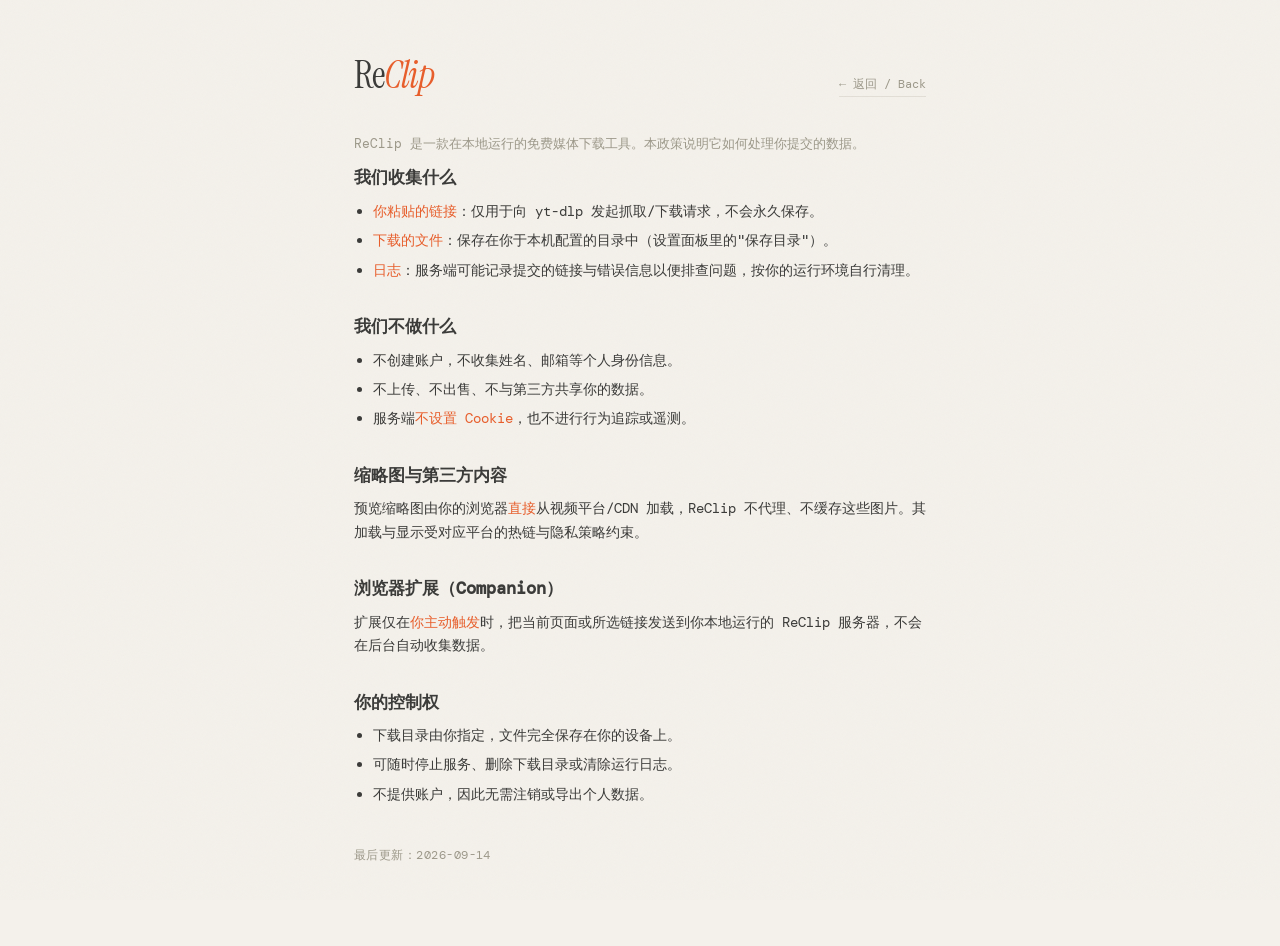
<file: templates/privacy.html>
<!DOCTYPE html>
<html lang="zh-CN">
<head>
  <meta charset="UTF-8">
  <meta name="viewport" content="width=device-width, initial-scale=1.0">
  <title>隐私政策 — ReClip</title>
  <link rel="icon" href="/static/favicon.svg" type="image/svg+xml">
  <link rel="stylesheet" href="/static/fonts/fonts.css">
  <style>
    :root {
      --bg: #f4f1eb;
      --fg: #3a3a38;
      --accent: #e85d2a;
      --muted: #9c9889;
      --card: #fff;
      --card-border: #e2ded6;
      --radius: 14px;
    }
    * { margin: 0; padding: 0; box-sizing: border-box; }
    body {
      font-family: 'DM Mono', monospace;
      background: var(--bg);
      color: var(--fg);
      min-height: 100vh;
      line-height: 1.7;
    }
    body::after {
      content: '';
      position: fixed;
      inset: 0;
      opacity: 0.03;
      pointer-events: none;
      background-image: url("data:image/svg+xml,%3Csvg viewBox='0 0 256 256' xmlns='http://www.w3.org/2000/svg'%3E%3Cfilter id='noise'%3E%3CfeTurbulence type='fractalNoise' baseFrequency='0.9' numOctaves='4' stitchTiles='stitch'/%3E%3C/filter%3E%3Crect width='100%25' height='100%25' filter='url(%23noise)'/%3E%3C/svg%3E");
      background-size: 128px;
    }
    .page {
      max-width: 620px;
      margin: 0 auto;
      padding: 56px 24px 80px;
    }
    .brand {
      display: flex;
      align-items: baseline;
      gap: 12px;
      margin-bottom: 36px;
    }
    .brand h1 {
      font-family: 'Instrument Serif', serif;
      font-size: 2.4rem;
      font-weight: 400;
      letter-spacing: -0.03em;
      line-height: 1;
    }
    .brand h1 em { font-style: italic; color: var(--accent); }
    .brand a {
      margin-left: auto;
      font-size: 0.74rem;
      color: var(--muted);
      text-decoration: none;
      border-bottom: 1px solid var(--card-border);
      padding-bottom: 2px;
    }
    .brand a:hover { color: var(--accent); border-color: var(--accent); }
    h2 {
      font-size: 1.05rem;
      margin: 30px 0 8px;
      color: var(--fg);
    }
    h2:first-of-type { margin-top: 0; }
    p, li { font-size: 0.86rem; color: var(--fg); }
    ul { padding-left: 1.2em; margin: 6px 0; }
    li { margin-bottom: 6px; }
    .lead { color: var(--muted); font-size: 0.82rem; margin-bottom: 8px; }
    .updated { font-size: 0.72rem; color: var(--muted); margin-top: 40px; letter-spacing: 0.04em; }
    strong { color: var(--accent); font-weight: 400; }
  </style>
</head>
<body>
  <div class="page">
    <div class="brand">
      <h1>Re<em>Clip</em></h1>
      <a href="/">← 返回 / Back</a>
    </div>

    <p class="lead">ReClip 是一款在本地运行的免费媒体下载工具。本政策说明它如何处理你提交的数据。</p>

    <h2>我们收集什么</h2>
    <ul>
      <li><strong>你粘贴的链接</strong>：仅用于向 yt-dlp 发起抓取/下载请求，不会永久保存。</li>
      <li><strong>下载的文件</strong>：保存在你于本机配置的目录中（设置面板里的"保存目录"）。</li>
      <li><strong>日志</strong>：服务端可能记录提交的链接与错误信息以便排查问题，按你的运行环境自行清理。</li>
    </ul>

    <h2>我们不做什么</h2>
    <ul>
      <li>不创建账户，不收集姓名、邮箱等个人身份信息。</li>
      <li>不上传、不出售、不与第三方共享你的数据。</li>
      <li>服务端<strong>不设置 Cookie</strong>，也不进行行为追踪或遥测。</li>
    </ul>

    <h2>缩略图与第三方内容</h2>
    <p>预览缩略图由你的浏览器<strong>直接</strong>从视频平台/CDN 加载，ReClip 不代理、不缓存这些图片。其加载与显示受对应平台的热链与隐私策略约束。</p>

    <h2>浏览器扩展（Companion）</h2>
    <p>扩展仅在<strong>你主动触发</strong>时，把当前页面或所选链接发送到你本地运行的 ReClip 服务器，不会在后台自动收集数据。</p>

    <h2>你的控制权</h2>
    <ul>
      <li>下载目录由你指定，文件完全保存在你的设备上。</li>
      <li>可随时停止服务、删除下载目录或清除运行日志。</li>
      <li>不提供账户，因此无需注销或导出个人数据。</li>
    </ul>

    <p class="updated">最后更新：2026-09-14</p>
  </div>
</body>
</html>
</file>
<file: static/fonts/fonts.css>
/* latin-ext */
@font-face {
  font-family: 'DM Mono';
  font-style: normal;
  font-weight: 400;
  font-display: swap;
  src: url(/static/fonts/s/dmmono/v16/aFTU7PB1QTsUX8KYthSQBLyM.woff2) format('woff2');
  unicode-range: U+0100-02BA, U+02BD-02C5, U+02C7-02CC, U+02CE-02D7, U+02DD-02FF, U+0304, U+0308, U+0329, U+1D00-1DBF, U+1E00-1E9F, U+1EF2-1EFF, U+2020, U+20A0-20AB, U+20AD-20C0, U+2113, U+2C60-2C7F, U+A720-A7FF;
}
/* latin */
@font-face {
  font-family: 'DM Mono';
  font-style: normal;
  font-weight: 400;
  font-display: swap;
  src: url(/static/fonts/s/dmmono/v16/aFTU7PB1QTsUX8KYthqQBA.woff2) format('woff2');
  unicode-range: U+0000-00FF, U+0131, U+0152-0153, U+02BB-02BC, U+02C6, U+02DA, U+02DC, U+0304, U+0308, U+0329, U+2000-206F, U+20AC, U+2122, U+2191, U+2193, U+2212, U+2215, U+FEFF, U+FFFD;
}
/* latin-ext */
@font-face {
  font-family: 'DM Mono';
  font-style: normal;
  font-weight: 500;
  font-display: swap;
  src: url(/static/fonts/s/dmmono/v16/aFTR7PB1QTsUX8KYvumzEY2tbZX9.woff2) format('woff2');
  unicode-range: U+0100-02BA, U+02BD-02C5, U+02C7-02CC, U+02CE-02D7, U+02DD-02FF, U+0304, U+0308, U+0329, U+1D00-1DBF, U+1E00-1E9F, U+1EF2-1EFF, U+2020, U+20A0-20AB, U+20AD-20C0, U+2113, U+2C60-2C7F, U+A720-A7FF;
}
/* latin */
@font-face {
  font-family: 'DM Mono';
  font-style: normal;
  font-weight: 500;
  font-display: swap;
  src: url(/static/fonts/s/dmmono/v16/aFTR7PB1QTsUX8KYvumzEYOtbQ.woff2) format('woff2');
  unicode-range: U+0000-00FF, U+0131, U+0152-0153, U+02BB-02BC, U+02C6, U+02DA, U+02DC, U+0304, U+0308, U+0329, U+2000-206F, U+20AC, U+2122, U+2191, U+2193, U+2212, U+2215, U+FEFF, U+FFFD;
}
/* latin-ext */
@font-face {
  font-family: 'Instrument Serif';
  font-style: italic;
  font-weight: 400;
  font-display: swap;
  src: url(/static/fonts/s/instrumentserif/v5/jizHRFtNs2ka5fXjeivQ4LroWlx-6zAjgn7MsNo.woff2) format('woff2');
  unicode-range: U+0100-02BA, U+02BD-02C5, U+02C7-02CC, U+02CE-02D7, U+02DD-02FF, U+0304, U+0308, U+0329, U+1D00-1DBF, U+1E00-1E9F, U+1EF2-1EFF, U+2020, U+20A0-20AB, U+20AD-20C0, U+2113, U+2C60-2C7F, U+A720-A7FF;
}
/* latin */
@font-face {
  font-family: 'Instrument Serif';
  font-style: italic;
  font-weight: 400;
  font-display: swap;
  src: url(/static/fonts/s/instrumentserif/v5/jizHRFtNs2ka5fXjeivQ4LroWlx-6zAjjH7M.woff2) format('woff2');
  unicode-range: U+0000-00FF, U+0131, U+0152-0153, U+02BB-02BC, U+02C6, U+02DA, U+02DC, U+0304, U+0308, U+0329, U+2000-206F, U+20AC, U+2122, U+2191, U+2193, U+2212, U+2215, U+FEFF, U+FFFD;
}
/* latin-ext */
@font-face {
  font-family: 'Instrument Serif';
  font-style: normal;
  font-weight: 400;
  font-display: swap;
  src: url(/static/fonts/s/instrumentserif/v5/jizBRFtNs2ka5fXjeivQ4LroWlx-6zsTjmbI.woff2) format('woff2');
  unicode-range: U+0100-02BA, U+02BD-02C5, U+02C7-02CC, U+02CE-02D7, U+02DD-02FF, U+0304, U+0308, U+0329, U+1D00-1DBF, U+1E00-1E9F, U+1EF2-1EFF, U+2020, U+20A0-20AB, U+20AD-20C0, U+2113, U+2C60-2C7F, U+A720-A7FF;
}
/* latin */
@font-face {
  font-family: 'Instrument Serif';
  font-style: normal;
  font-weight: 400;
  font-display: swap;
  src: url(/static/fonts/s/instrumentserif/v5/jizBRFtNs2ka5fXjeivQ4LroWlx-6zUTjg.woff2) format('woff2');
  unicode-range: U+0000-00FF, U+0131, U+0152-0153, U+02BB-02BC, U+02C6, U+02DA, U+02DC, U+0304, U+0308, U+0329, U+2000-206F, U+20AC, U+2122, U+2191, U+2193, U+2212, U+2215, U+FEFF, U+FFFD;
}
</file>
